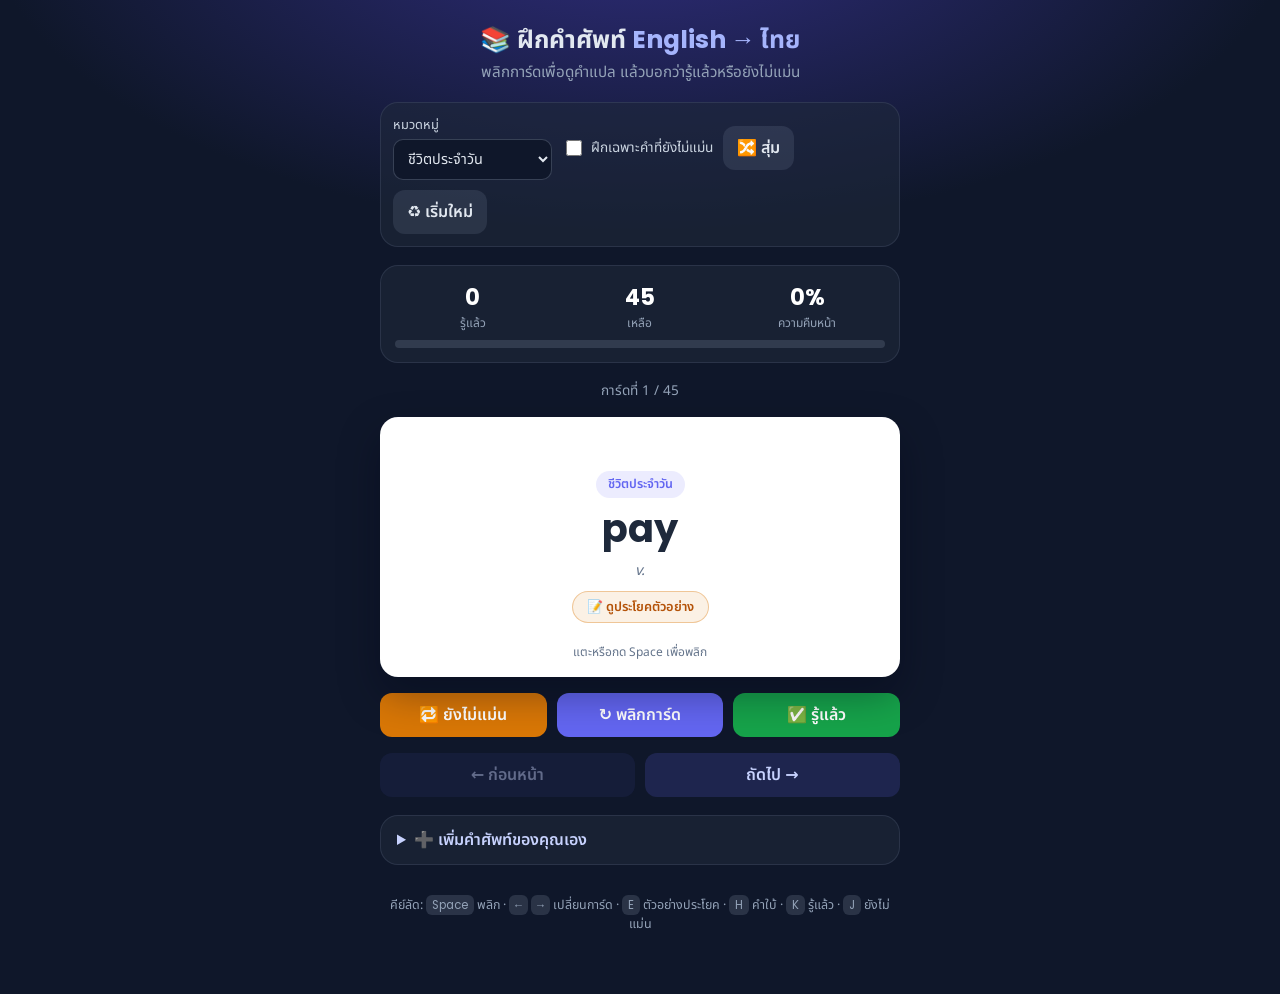
<file: index.html>
<!DOCTYPE html>
<html lang="th">
<head>
  <meta charset="UTF-8" />
  <meta name="viewport" content="width=device-width, initial-scale=1.0" />
  <title>ฝึกคำศัพท์ English → ไทย | Vocab Flashcards</title>
  <link rel="preconnect" href="https://fonts.googleapis.com" />
  <link rel="preconnect" href="https://fonts.gstatic.com" crossorigin />
  <link href="https://fonts.googleapis.com/css2?family=Noto+Sans+Thai:wght@400;500;700&family=Poppins:wght@500;600;700&display=swap" rel="stylesheet" />
  <link rel="stylesheet" href="css/style.css" />
</head>
<body>
  <div class="app">
    <header class="app-header">
      <h1>📚 ฝึกคำศัพท์ <span class="accent">English → ไทย</span></h1>
      <p class="subtitle">พลิกการ์ดเพื่อดูคำแปล แล้วบอกว่ารู้แล้วหรือยังไม่แม่น</p>
    </header>

    <!-- Controls -->
    <section class="controls">
      <label class="control">
        <span>หมวดหมู่</span>
        <select id="categorySelect"></select>
      </label>
      <label class="control checkbox">
        <input type="checkbox" id="onlyUnknown" />
        <span>ฝึกเฉพาะคำที่ยังไม่แม่น</span>
      </label>
      <button id="shuffleBtn" class="btn btn-ghost" type="button">🔀 สุ่ม</button>
      <button id="resetBtn" class="btn btn-ghost" type="button">♻️ เริ่มใหม่</button>
    </section>

    <!-- Score panel -->
    <section class="scorebar" aria-live="polite">
      <div class="score-item"><span class="score-num" id="scoreKnown">0</span><span class="score-label">รู้แล้ว</span></div>
      <div class="score-item"><span class="score-num" id="scoreRemaining">0</span><span class="score-label">เหลือ</span></div>
      <div class="score-item"><span class="score-num" id="scorePercent">0%</span><span class="score-label">ความคืบหน้า</span></div>
      <div class="progress-track"><div class="progress-fill" id="progressFill"></div></div>
    </section>

    <!-- Flashcard -->
    <main class="card-area">
      <div class="card-counter" id="cardCounter">การ์ดที่ 0 / 0</div>

      <div class="flashcard" id="flashcard" tabindex="0" role="button" aria-label="พลิกการ์ด">
        <div class="flashcard-inner" id="flashcardInner">
          <div class="flashcard-face flashcard-front">
            <span class="card-category" id="frontCategory"></span>
            <span class="card-word" id="frontWord">—</span>
            <span class="card-pos" id="frontPos"></span>
            <div class="card-examples" id="frontExamples" hidden></div>
            <button type="button" class="ex-btn" id="exBtn" hidden>📝 ดูประโยคตัวอย่าง</button>
            <button type="button" class="syn-hint-btn" id="synHintBtn" hidden>💡 คำใบ้ (synonym)</button>
            <span class="syn-hint-text" id="synHintText" hidden></span>
            <span class="card-hint">แตะหรือกด Space เพื่อพลิก</span>
          </div>
          <div class="flashcard-face flashcard-back">
            <span class="card-meaning" id="backMeaning">—</span>
            <span class="card-syn" id="backSyn" hidden></span>
            <span class="card-forms" id="backForms" hidden></span>
            <span class="card-example" id="backExample"></span>
          </div>
        </div>
      </div>

      <!-- Rating buttons (shown after flip) -->
      <div class="rating" id="ratingRow">
        <button id="dontKnowBtn" class="btn btn-warn" type="button">🔁 ยังไม่แม่น</button>
        <button id="flipBtn" class="btn btn-primary" type="button">↻ พลิกการ์ด</button>
        <button id="knowBtn" class="btn btn-good" type="button">✅ รู้แล้ว</button>
      </div>

      <!-- Navigation -->
      <div class="nav">
        <button id="prevBtn" class="btn btn-nav" type="button">← ก่อนหน้า</button>
        <button id="nextBtn" class="btn btn-nav" type="button">ถัดไป →</button>
      </div>

      <p class="empty-msg" id="emptyMsg" hidden>🎉 เก่งมาก! คุณจำคำในหมวดนี้ได้หมดแล้ว — กด “เริ่มใหม่” เพื่อฝึกอีกครั้ง</p>
    </main>

    <!-- Add your own word -->
    <section class="add-word">
      <details>
        <summary>➕ เพิ่มคำศัพท์ของคุณเอง</summary>
        <form id="addForm" class="add-form">
          <input type="text" id="addEn" placeholder="คำอังกฤษ (เช่น cat)" required />
          <input type="text" id="addTh" placeholder="คำแปลไทย (เช่น แมว)" required />
          <button class="btn btn-primary" type="submit">เพิ่ม</button>
        </form>
        <p class="add-note">คำที่เพิ่มจะถูกบันทึกไว้ในเครื่องของคุณ (localStorage)</p>
      </details>
    </section>

    <footer class="app-footer">
      <p>คีย์ลัด: <kbd>Space</kbd> พลิก · <kbd>←</kbd> <kbd>→</kbd> เปลี่ยนการ์ด · <kbd>E</kbd> ตัวอย่างประโยค · <kbd>H</kbd> คำใบ้ · <kbd>K</kbd> รู้แล้ว · <kbd>J</kbd> ยังไม่แม่น</p>
    </footer>
  </div>

  <script src="js/words.js"></script>
  <script src="js/synonyms.js"></script>
  <script src="js/wordforms.js"></script>
  <script src="js/examples.js"></script>
  <script src="js/app.js"></script>
</body>
</html>
</file>
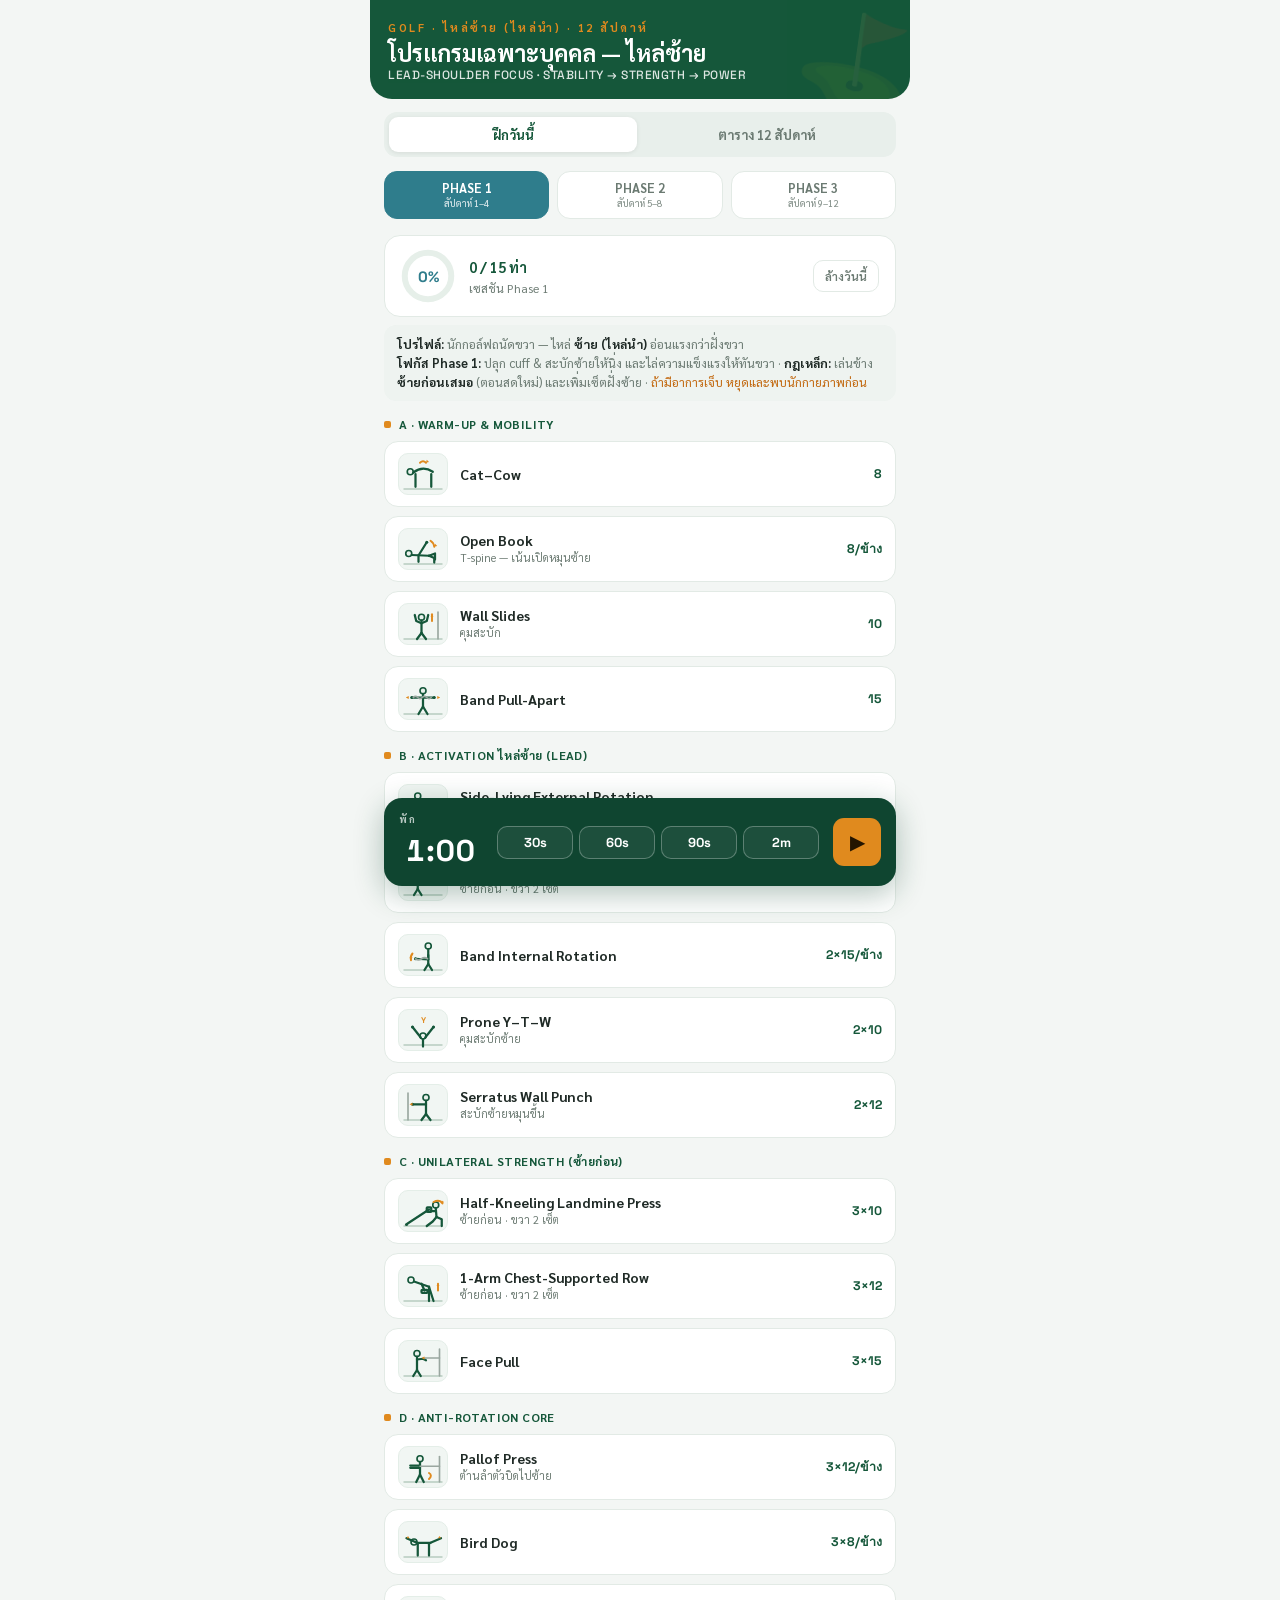
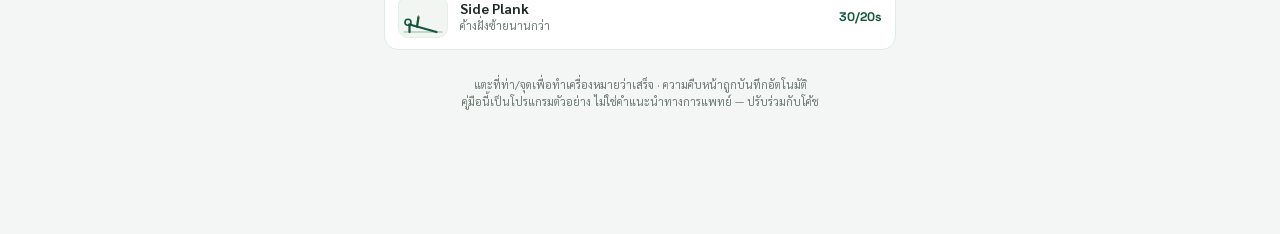
<file: golf/index.html>
<!DOCTYPE html>
<html lang="th">
<head>
<meta charset="utf-8">
<meta name="viewport" content="width=device-width, initial-scale=1, viewport-fit=cover">
<meta name="apple-mobile-web-app-capable" content="yes">
<meta name="mobile-web-app-capable" content="yes">
<meta name="apple-mobile-web-app-status-bar-style" content="black-translucent">
<meta name="apple-mobile-web-app-title" content="Shoulder">
<meta name="theme-color" content="#15573a">
<title>Shoulder Sessions — Golf</title>
<style>
  @import url('https://fonts.googleapis.com/css2?family=Sarabun:wght@400;500;600;700&family=Space+Grotesk:wght@500;700&display=swap');
  :root{--green:#15573a;--green-d:#0f4530;--green-l:#2e7d52;--amber:#e08a1e;--ink:#1f2a26;--muted:#6b7a72;--line:#e2eae5;--paper:#f3f6f4;--card:#fff;--p1:#2f7d8c;--p2:#2e7d52;--p3:#d97316;}
  *{box-sizing:border-box;margin:0;padding:0;-webkit-tap-highlight-color:transparent;}
  html,body{background:var(--paper);color:var(--ink);font-family:'Sarabun',system-ui,sans-serif;line-height:1.5;}
  body{max-width:540px;margin:0 auto;padding-bottom:120px;}
  .mono{font-family:'Space Grotesk','Sarabun',monospace;font-variant-numeric:tabular-nums;}
  header{background:var(--green);color:#fff;padding:20px 18px 16px;border-radius:0 0 22px 22px;position:relative;overflow:hidden;}
  header::after{content:"⛳";position:absolute;right:-6px;top:-14px;font-size:96px;opacity:.08;transform:rotate(8deg);}
  .eyebrow{font-size:11px;letter-spacing:2.5px;text-transform:uppercase;color:var(--amber);font-weight:700;}
  h1{font-size:23px;font-weight:700;line-height:1.12;margin-top:3px;}
  h1 small{display:block;font-family:'Space Grotesk',sans-serif;font-weight:500;font-size:12px;letter-spacing:.5px;opacity:.85;margin-top:4px;}
  .seg{display:flex;gap:6px;background:#e8efeb;border-radius:13px;padding:5px;margin:13px 14px 2px;}
  .seg button{flex:1;border:none;background:transparent;color:var(--muted);font-family:'Sarabun',sans-serif;font-weight:700;font-size:13px;padding:9px;border-radius:9px;cursor:pointer;transition:.15s;}
  .seg button.on{background:#fff;color:var(--green);box-shadow:0 1px 4px rgba(0,0,0,.08);}
  .tabs{display:flex;gap:8px;padding:12px 14px 4px;}
  .tab{flex:1;background:var(--card);color:var(--muted);border:1.5px solid var(--line);border-radius:13px;padding:9px 4px;font-family:'Sarabun',sans-serif;font-weight:700;font-size:12.5px;cursor:pointer;transition:.18s;text-align:center;line-height:1.2;}
  .tab small{display:block;font-weight:500;font-size:9.5px;opacity:.8;margin-top:2px;}
  .tab[data-p="1"].on{background:var(--p1);border-color:var(--p1);color:#fff;}
  .tab[data-p="2"].on{background:var(--p2);border-color:var(--p2);color:#fff;}
  .tab[data-p="3"].on{background:var(--p3);border-color:var(--p3);color:#fff;}
  .prog{display:flex;align-items:center;gap:14px;margin:12px 14px 6px;background:var(--card);border:1.5px solid var(--line);border-radius:16px;padding:13px 16px;}
  .ring{width:54px;height:54px;flex:0 0 54px;}
  .prog .pinfo b{font-size:14.5px;color:var(--green);}
  .prog .pinfo p{font-size:12px;color:var(--muted);}
  .resetday{margin-left:auto;border:1.5px solid var(--line);background:var(--card);color:var(--muted);border-radius:10px;padding:7px 11px;font-family:'Sarabun',sans-serif;font-size:12px;font-weight:600;cursor:pointer;}
  .resetday:active{background:var(--paper);}
  .intro{margin:8px 14px;font-size:12.5px;color:var(--muted);background:#eef3f0;border-radius:12px;padding:10px 13px;}
  .intro b{color:var(--ink);}
  .group{margin:14px 14px 0;}
  .group h2{font-size:12px;letter-spacing:.4px;color:var(--green);font-weight:700;text-transform:uppercase;margin-bottom:8px;display:flex;align-items:center;gap:8px;}
  .group h2::before{content:"";width:7px;height:7px;border-radius:2px;background:var(--amber);flex:0 0 auto;}
  .ex{display:flex;align-items:center;gap:12px;background:var(--card);border:1.5px solid var(--line);border-radius:14px;padding:11px 13px;margin-bottom:9px;cursor:pointer;transition:.15s;user-select:none;}
  .ex:active{transform:scale(.992);}
  .thumb{flex:0 0 50px;width:50px;height:42px;background:#f1f6f3;border:1px solid #e4eee8;border-radius:10px;display:flex;align-items:center;justify-content:center;position:relative;overflow:hidden;}
  .figsvg{width:48px;height:38px;}
  .figsvg .ln{fill:none;stroke:#15573a;stroke-width:3;stroke-linecap:round;stroke-linejoin:round;}
  .figsvg .eq{fill:none;stroke:#9aa7a0;stroke-width:2.2;stroke-linecap:round;}
  .figsvg .fl{stroke:#c5d6cc;stroke-width:2.4;}
  .figsvg .am{fill:none;stroke:#e08a1e;stroke-width:2.6;stroke-linecap:round;stroke-linejoin:round;}
  .figsvg .amf{fill:#e08a1e;}
  .figsvg .hd{fill:#eaf2ed;stroke:#15573a;stroke-width:2.2;}
  .figsvg .dot{fill:#15573a;}
  .badge{position:absolute;top:0;right:0;width:18px;height:18px;border-radius:0 9px 0 9px;background:var(--green-l);display:flex;align-items:center;justify-content:center;opacity:0;transform:scale(.4);transition:.15s;}
  .badge svg{width:11px;height:11px;}
  .ex .body{flex:1;min-width:0;}
  .ex .en{font-weight:700;font-size:14px;color:var(--ink);line-height:1.2;}
  .ex .th{font-size:11px;color:var(--muted);margin-top:1px;}
  .reps{font-family:'Space Grotesk',sans-serif;font-weight:700;font-size:12.5px;color:var(--green);white-space:nowrap;flex:0 0 auto;text-align:right;}
  .star{color:var(--amber);font-weight:700;}
  .ex.done{background:#f0f6f2;border-color:#cfe6da;}
  .ex.done .badge{opacity:1;transform:scale(1);}
  .ex.done .en{color:var(--muted);text-decoration:line-through;text-decoration-color:#bcd0c5;}
  .ex.done .reps{color:#a9bdb1;}
  .ex.done .thumb{opacity:.55;}
  /* schedule */
  .wkcard{display:flex;align-items:center;gap:11px;background:var(--card);border:1.5px solid var(--line);border-left:4px solid var(--pc);border-radius:13px;padding:11px 13px;margin:0 14px 9px;transition:.15s;}
  .wknum{font-family:'Space Grotesk',sans-serif;font-weight:700;font-size:14px;color:var(--pc);flex:0 0 auto;min-width:30px;}
  .wkbody{flex:1;min-width:0;}
  .wktop{display:flex;align-items:center;gap:7px;flex-wrap:wrap;}
  .wkload{font-size:12.5px;font-weight:700;color:var(--ink);}
  .dtag{font-size:9px;font-weight:700;letter-spacing:.5px;color:#c2680f;background:#fff3e3;border:1px solid #f0d9bd;padding:1px 7px;border-radius:20px;}
  .wknote{font-size:11.5px;color:var(--muted);margin-top:1px;}
  .wkdots{display:flex;align-items:center;gap:6px;flex:0 0 auto;}
  .dotbtn{width:20px;height:20px;border-radius:50%;border:2px solid #c8d4cd;background:#fff;cursor:pointer;padding:0;transition:.15s;}
  .dotbtn.on{background:var(--pc);border-color:var(--pc);}
  .dotbtn:active{transform:scale(.9);}
  .wkcount{font-family:'Space Grotesk',sans-serif;font-size:11px;font-weight:700;color:var(--muted);margin-left:3px;min-width:26px;text-align:right;}
  .wkcard.wkdone{background:#f0f6f2;}
  .dock{position:fixed;left:0;right:0;bottom:0;z-index:30;}
  .dock-inner{max-width:540px;margin:0 auto;padding:0 14px 14px;}
  .timer{background:var(--green-d);color:#fff;border-radius:18px;padding:13px 15px;box-shadow:0 8px 30px rgba(15,69,48,.32);display:flex;align-items:center;gap:14px;}
  .tcount{font-family:'Space Grotesk',sans-serif;font-weight:700;font-size:30px;letter-spacing:1px;min-width:84px;text-align:center;}
  .tcount.run{color:var(--amber);}
  .tpresets{display:flex;gap:6px;flex:1;flex-wrap:wrap;}
  .tp{border:1.5px solid rgba(255,255,255,.28);background:rgba(255,255,255,.06);color:#fff;border-radius:10px;padding:7px 0;flex:1;min-width:46px;font-family:'Space Grotesk',sans-serif;font-weight:700;font-size:13px;cursor:pointer;transition:.15s;}
  .tp:active{background:rgba(255,255,255,.2);}
  .tctrl{border:none;background:var(--amber);color:#241500;border-radius:11px;width:48px;height:48px;flex:0 0 48px;font-size:20px;cursor:pointer;display:flex;align-items:center;justify-content:center;}
  .tlabel{font-size:10px;letter-spacing:1.5px;text-transform:uppercase;opacity:.7;margin-bottom:2px;font-weight:700;}
  .flash{animation:flash .5s ease 3;}
  @keyframes flash{50%{background:var(--amber);color:var(--green-d);}}
  footer{font-size:11px;color:var(--muted);text-align:center;padding:18px 24px 4px;line-height:1.5;}
  @media (prefers-reduced-motion:reduce){*{transition:none!important;animation:none!important;}}
</style>
</head>
<body>
  <header>
    <div class="eyebrow">Golf · ไหล่ซ้าย (ไหล่นำ) · 12 สัปดาห์</div>
    <h1>โปรแกรมเฉพาะบุคคล — ไหล่ซ้าย<small>LEAD-SHOULDER FOCUS · STABILITY → STRENGTH → POWER</small></h1>
  </header>

  <div class="seg" id="seg">
    <button class="on" data-m="w">ฝึกวันนี้</button>
    <button data-m="s">ตาราง 12 สัปดาห์</button>
  </div>

  <div id="viewWorkout">
    <div class="tabs" id="tabs">
      <button class="tab on" data-p="1">PHASE 1<small>สัปดาห์ 1–4</small></button>
      <button class="tab" data-p="2">PHASE 2<small>สัปดาห์ 5–8</small></button>
      <button class="tab" data-p="3">PHASE 3<small>สัปดาห์ 9–12</small></button>
    </div>
    <div class="prog">
      <svg class="ring" viewBox="0 0 36 36" aria-hidden="true">
        <circle cx="18" cy="18" r="15.5" fill="none" stroke="#e6efe9" stroke-width="4"/>
        <circle id="ringFg" cx="18" cy="18" r="15.5" fill="none" stroke="#2e7d52" stroke-width="4" stroke-linecap="round" stroke-dasharray="97.4" stroke-dashoffset="97.4" transform="rotate(-90 18 18)"/>
        <text id="ringTxt" x="18" y="22" text-anchor="middle" font-size="10" fill="#15573a" font-family="Space Grotesk, sans-serif" font-weight="700">0%</text>
      </svg>
      <div class="pinfo"><b id="progCount">0 / 0 ท่า</b><p id="progLabel">เซสชันวันนี้</p></div>
      <button class="resetday" id="resetDay">ล้างวันนี้</button>
    </div>
    <div class="intro" id="intro"></div>
    <div id="content"></div>
  </div>

  <div id="viewSchedule" style="display:none">
    <div id="sched"></div>
  </div>

  <footer>แตะที่ท่า/จุดเพื่อทำเครื่องหมายว่าเสร็จ · ความคืบหน้าถูกบันทึกอัตโนมัติ<br>คู่มือนี้เป็นโปรแกรมตัวอย่าง ไม่ใช่คำแนะนำทางการแพทย์ — ปรับร่วมกับโค้ช</footer>

  <div class="dock"><div class="dock-inner"><div class="timer">
    <div><div class="tlabel">พัก</div><div class="tcount mono" id="tcount">1:00</div></div>
    <div class="tpresets">
      <button class="tp" data-s="30">30s</button><button class="tp" data-s="60">60s</button>
      <button class="tp" data-s="90">90s</button><button class="tp" data-s="120">2m</button>
    </div>
    <button class="tctrl" id="tctrl" aria-label="เริ่ม/หยุดพัก">▶</button>
  </div></div></div>

<script>
const CHECK='<svg viewBox="0 0 24 24" fill="none" stroke="#fff" stroke-width="3.6" stroke-linecap="round" stroke-linejoin="round"><path d="M5 13l4 4L19 7"/></svg>';
const W='<svg viewBox="0 0 64 48" class="figsvg">', Z='</svg>';
const FIG={
  catcow: W+'<line class="fl" x1="6" y1="44" x2="58" y2="44"/><circle class="hd" cx="15" cy="21" r="4"/><path class="ln" d="M19 22 Q32 12 45 21"/><line class="ln" x1="22" y1="24" x2="22" y2="41"/><line class="ln" x1="43" y1="24" x2="43" y2="41"/><path class="am" d="M28 9 q4 -4 8 0"/><path class="amf" d="M36 9 l1 -4 l3 3 z"/>'+Z,
  openbook: W+'<line class="fl" x1="6" y1="44" x2="58" y2="44"/><circle class="hd" cx="13" cy="30" r="4"/><line class="ln" x1="17" y1="32" x2="40" y2="33"/><path class="ln" d="M40 33 l8 -3 v8"/><path class="ln" d="M40 33 l7 3 v6"/><line class="ln" x1="26" y1="32" x2="26" y2="41"/><line class="ln" x1="27" y1="31" x2="37" y2="15"/><circle class="dot" cx="37" cy="15" r="2"/><path class="am" d="M42 13 a11 11 0 0 1 5 8"/><path class="amf" d="M47 21 l1 -4 l3 3 z"/>'+Z,
  wallslide: W+'<line class="fl" x1="6" y1="44" x2="58" y2="44"/><line class="eq" x1="52" y1="8" x2="52" y2="44"/><circle class="hd" cx="30" cy="15" r="4"/><line class="ln" x1="30" y1="19" x2="30" y2="36"/><line class="ln" x1="30" y1="36" x2="24" y2="44"/><line class="ln" x1="30" y1="36" x2="36" y2="44"/><path class="ln" d="M30 23 l-7 -3 l-2 -8"/><path class="ln" d="M30 23 l7 -3 l2 -8"/><path class="am" d="M44 20 l0 -9"/><path class="amf" d="M44 11 l-2 3 h4 z"/>'+Z,
  pullapart: W+'<line class="fl" x1="6" y1="44" x2="58" y2="44"/><circle class="hd" cx="32" cy="13" r="4"/><line class="ln" x1="32" y1="17" x2="32" y2="34"/><line class="ln" x1="32" y1="34" x2="26" y2="44"/><line class="ln" x1="32" y1="34" x2="38" y2="44"/><line class="ln" x1="32" y1="22" x2="17" y2="22"/><line class="ln" x1="32" y1="22" x2="47" y2="22"/><circle class="dot" cx="17" cy="22" r="2"/><circle class="dot" cx="47" cy="22" r="2"/><path class="eq" d="M19 22 q3 -3 6 0 q3 3 6 0 q3 -3 6 0 q3 3 6 0"/><path class="amf" d="M9 22 l4 -2 v4 z"/><path class="amf" d="M55 22 l-4 -2 v4 z"/>'+Z,
  extrot: W+'<line class="fl" x1="6" y1="44" x2="58" y2="44"/><circle class="hd" cx="25" cy="12" r="4"/><line class="ln" x1="25" y1="16" x2="25" y2="36"/><line class="ln" x1="25" y1="36" x2="20" y2="44"/><line class="ln" x1="25" y1="36" x2="30" y2="44"/><line class="ln" x1="25" y1="24" x2="25" y2="30"/><line class="ln" x1="25" y1="30" x2="44" y2="27"/><circle class="dot" cx="44" cy="27" r="2"/><path class="eq" d="M44 27 q-4 3 -8 0 q-4 -3 -8 0"/><path class="am" d="M48 21 a10 10 0 0 1 2 9"/><path class="amf" d="M50 30 l2 -4 l2 4 z"/>'+Z,
  introt: W+'<line class="fl" x1="6" y1="44" x2="58" y2="44"/><circle class="hd" cx="39" cy="12" r="4"/><line class="ln" x1="39" y1="16" x2="39" y2="36"/><line class="ln" x1="39" y1="36" x2="34" y2="44"/><line class="ln" x1="39" y1="36" x2="44" y2="44"/><line class="ln" x1="39" y1="24" x2="39" y2="30"/><line class="ln" x1="39" y1="30" x2="22" y2="29"/><circle class="dot" cx="22" cy="29" r="2"/><path class="eq" d="M22 29 q4 3 8 0 q4 -3 8 0"/><path class="am" d="M18 22 a10 10 0 0 0 -2 9"/><path class="amf" d="M16 31 l-2 -4 l4 0 z"/>'+Z,
  ytw: W+'<line class="fl" x1="6" y1="44" x2="58" y2="44"/><circle class="hd" cx="32" cy="32" r="4"/><line class="ln" x1="32" y1="36" x2="32" y2="46"/><line class="ln" x1="29" y1="34" x2="18" y2="20"/><line class="ln" x1="35" y1="34" x2="46" y2="20"/><circle class="dot" cx="18" cy="20" r="2"/><circle class="dot" cx="46" cy="20" r="2"/><text x="32" y="14" text-anchor="middle" font-family="Space Grotesk,sans-serif" font-size="11" font-weight="700" fill="#e08a1e">Y</text>'+Z,
  serratus: W+'<line class="fl" x1="6" y1="44" x2="58" y2="44"/><line class="eq" x1="12" y1="8" x2="12" y2="44"/><circle class="hd" cx="36" cy="14" r="4"/><line class="ln" x1="36" y1="18" x2="36" y2="36"/><line class="ln" x1="36" y1="36" x2="30" y2="44"/><line class="ln" x1="36" y1="36" x2="42" y2="44"/><line class="ln" x1="36" y1="23" x2="18" y2="23"/><circle class="dot" cx="18" cy="23" r="2"/><path class="amf" d="M14 23 l4 -2 v4 z"/>'+Z,
  landmine: W+'<line class="fl" x1="6" y1="44" x2="58" y2="44"/><circle class="dot" cx="10" cy="42" r="2"/><line class="ln" x1="11" y1="41" x2="40" y2="22"/><rect class="ln" x="37" y="19" width="6" height="6" rx="1" fill="#eaf2ed"/><circle class="hd" cx="49" cy="16" r="4"/><line class="ln" x1="49" y1="20" x2="50" y2="32"/><path class="ln" d="M50 32 l7 3 v9"/><path class="ln" d="M50 32 l-5 6 l-8 6"/><line class="ln" x1="49" y1="24" x2="42" y2="24"/><path class="am" d="M46 12 q8 -4 12 2"/><path class="amf" d="M58 14 l-1 -4 l3 2 z"/>'+Z,
  row: W+'<line class="fl" x1="6" y1="44" x2="58" y2="44"/><circle class="hd" cx="16" cy="16" r="4"/><line class="ln" x1="20" y1="18" x2="40" y2="25"/><line class="ln" x1="40" y1="25" x2="40" y2="44"/><line class="ln" x1="40" y1="25" x2="46" y2="44"/><path class="ln" d="M30 21 l4 9"/><rect class="ln" x="30" y="29" width="8" height="4" rx="1" fill="#eaf2ed"/><path class="am" d="M52 30 l0 -9"/><path class="amf" d="M52 21 l-2 3 h4 z"/>'+Z,
  facepull: W+'<line class="fl" x1="6" y1="44" x2="58" y2="44"/><line class="eq" x1="54" y1="8" x2="54" y2="44"/><circle class="hd" cx="24" cy="14" r="4"/><line class="ln" x1="24" y1="18" x2="24" y2="36"/><line class="ln" x1="24" y1="36" x2="19" y2="44"/><line class="ln" x1="24" y1="36" x2="29" y2="44"/><path class="ln" d="M24 22 l8 -1 l4 2"/><path class="eq" d="M34 20 H54"/><path class="amf" d="M30 20 l4 -2 v4 z"/>'+Z,
  pallof: W+'<line class="fl" x1="6" y1="44" x2="58" y2="44"/><line class="eq" x1="54" y1="10" x2="54" y2="44"/><circle class="hd" cx="28" cy="13" r="4"/><line class="ln" x1="28" y1="17" x2="28" y2="34"/><line class="ln" x1="28" y1="34" x2="23" y2="44"/><line class="ln" x1="28" y1="34" x2="33" y2="44"/><line class="ln" x1="28" y1="22" x2="15" y2="22"/><line class="ln" x1="28" y1="25" x2="15" y2="25"/><path class="eq" d="M28 23 H54"/><path class="am" d="M40 32 q5 3 0 8"/>'+Z,
  birddog: W+'<line class="fl" x1="6" y1="44" x2="58" y2="44"/><circle class="hd" cx="20" cy="24" r="4"/><line class="ln" x1="24" y1="25" x2="42" y2="25"/><line class="ln" x1="25" y1="27" x2="25" y2="42"/><line class="ln" x1="40" y1="27" x2="40" y2="42"/><line class="ln" x1="24" y1="25" x2="10" y2="19"/><line class="ln" x1="42" y1="25" x2="56" y2="19"/><path class="amf" d="M10 19 l4 0 l-2 -3 z"/><path class="amf" d="M56 19 l-4 0 l2 -3 z"/>'+Z,
  sideplank: W+'<line class="fl" x1="6" y1="44" x2="58" y2="44"/><circle class="hd" cx="12" cy="31" r="4"/><line class="ln" x1="14" y1="44" x2="14" y2="34"/><line class="ln" x1="14" y1="34" x2="50" y2="44"/><line class="ln" x1="24" y1="37" x2="26" y2="24"/><path class="amf" d="M26 24 l-2 -1 l3 -2 z"/>'+Z,
  pullup: W+'<line class="eq" x1="14" y1="8" x2="50" y2="8"/><line class="ln" x1="26" y1="10" x2="26" y2="20"/><line class="ln" x1="38" y1="10" x2="38" y2="20"/><circle class="hd" cx="32" cy="17" r="3"/><line class="ln" x1="32" y1="20" x2="32" y2="36"/><line class="ln" x1="32" y1="36" x2="27" y2="44"/><line class="ln" x1="32" y1="36" x2="37" y2="44"/><path class="am" d="M46 30 l0 -9"/><path class="amf" d="M46 21 l-2 3 h4 z"/>'+Z,
  ohp: W+'<line class="fl" x1="6" y1="44" x2="58" y2="44"/><circle class="hd" cx="32" cy="21" r="4"/><line class="ln" x1="32" y1="25" x2="32" y2="38"/><line class="ln" x1="32" y1="38" x2="27" y2="44"/><line class="ln" x1="32" y1="38" x2="37" y2="44"/><line class="ln" x1="32" y1="26" x2="22" y2="13"/><line class="ln" x1="32" y1="26" x2="42" y2="13"/><rect class="ln" x="17" y="9" width="9" height="5" rx="1" fill="#eaf2ed"/><rect class="ln" x="38" y="9" width="9" height="5" rx="1" fill="#eaf2ed"/><path class="amf" d="M32 6 l-2 3 h4 z"/>'+Z,
  mbchest: W+'<line class="fl" x1="6" y1="44" x2="58" y2="44"/><line class="eq" x1="56" y1="10" x2="56" y2="44"/><circle class="hd" cx="20" cy="14" r="4"/><line class="ln" x1="20" y1="18" x2="20" y2="36"/><line class="ln" x1="20" y1="36" x2="15" y2="44"/><line class="ln" x1="20" y1="36" x2="25" y2="44"/><line class="ln" x1="20" y1="23" x2="33" y2="23"/><circle class="amf" cx="38" cy="23" r="5"/><path class="am" d="M46 23 H53" stroke-dasharray="2 3"/><path class="amf" d="M53 23 l-4 -2 v4 z"/>'+Z,
  getup: W+'<line class="fl" x1="6" y1="44" x2="58" y2="44"/><line class="ln" x1="13" y1="44" x2="16" y2="32"/><line class="ln" x1="16" y1="32" x2="28" y2="24"/><circle class="hd" cx="31" cy="21" r="4"/><line class="ln" x1="29" y1="25" x2="34" y2="11"/><path class="ln" d="M22 30 l10 4 l8 10"/><rect class="ln" x="31" y="7" width="7" height="5" rx="1" fill="#eaf2ed"/><path class="amf" d="M35 9 l-2 -3 l4 0 z"/>'+Z,
  kneeraise: W+'<line class="eq" x1="14" y1="8" x2="50" y2="8"/><line class="ln" x1="27" y1="10" x2="27" y2="22"/><line class="ln" x1="37" y1="10" x2="37" y2="22"/><circle class="hd" cx="32" cy="15" r="3"/><line class="ln" x1="32" y1="22" x2="32" y2="32"/><path class="ln" d="M32 32 l11 0 l0 9"/><path class="am" d="M48 38 l0 -8"/><path class="amf" d="M48 30 l-2 3 h4 z"/>'+Z,
  mbrot: W+'<line class="fl" x1="6" y1="44" x2="58" y2="44"/><line class="eq" x1="56" y1="10" x2="56" y2="44"/><circle class="hd" cx="22" cy="14" r="4"/><line class="ln" x1="22" y1="18" x2="23" y2="36"/><line class="ln" x1="23" y1="36" x2="18" y2="44"/><line class="ln" x1="23" y1="36" x2="28" y2="44"/><line class="ln" x1="22" y1="23" x2="34" y2="21"/><line class="ln" x1="23" y1="26" x2="34" y2="25"/><circle class="amf" cx="39" cy="23" r="5"/><path class="am" d="M46 21 H53" stroke-dasharray="2 3"/><path class="amf" d="M53 21 l-4 -2 v4 z"/>'+Z,
  mbslam: W+'<line class="fl" x1="6" y1="44" x2="58" y2="44"/><circle class="hd" cx="26" cy="22" r="4"/><line class="ln" x1="26" y1="26" x2="26" y2="38"/><line class="ln" x1="26" y1="38" x2="21" y2="44"/><line class="ln" x1="26" y1="38" x2="31" y2="44"/><line class="ln" x1="26" y1="25" x2="34" y2="11"/><circle class="amf" cx="37" cy="8" r="5"/><path class="am" d="M48 14 l0 22"/><path class="amf" d="M48 36 l-2 -4 h4 z"/>'+Z,
  chop: W+'<line class="fl" x1="6" y1="44" x2="58" y2="44"/><line class="eq" x1="56" y1="8" x2="56" y2="44"/><circle class="dot" cx="56" cy="11" r="2"/><circle class="hd" cx="24" cy="14" r="4"/><line class="ln" x1="24" y1="18" x2="24" y2="36"/><line class="ln" x1="24" y1="36" x2="19" y2="44"/><line class="ln" x1="24" y1="36" x2="29" y2="44"/><line class="ln" x1="24" y1="23" x2="34" y2="26"/><path class="eq" d="M34 26 L56 12"/><path class="am" d="M40 22 l-10 12"/><path class="amf" d="M30 34 l4 -1 l-1 4 z"/>'+Z,
  lift: W+'<line class="fl" x1="6" y1="44" x2="58" y2="44"/><line class="eq" x1="56" y1="8" x2="56" y2="44"/><circle class="dot" cx="56" cy="40" r="2"/><circle class="hd" cx="24" cy="14" r="4"/><line class="ln" x1="24" y1="18" x2="24" y2="36"/><line class="ln" x1="24" y1="36" x2="19" y2="44"/><line class="ln" x1="24" y1="36" x2="29" y2="44"/><line class="ln" x1="24" y1="22" x2="34" y2="18"/><path class="eq" d="M34 18 L56 38"/><path class="am" d="M40 24 l-10 -12"/><path class="amf" d="M30 12 l4 1 l-1 -4 z"/>'+Z,
  plankreach: W+'<line class="fl" x1="6" y1="44" x2="58" y2="44"/><circle class="hd" cx="16" cy="38" r="3"/><line class="ln" x1="40" y1="44" x2="44" y2="37"/><line class="ln" x1="44" y1="37" x2="19" y2="40"/><line class="ln" x1="44" y1="37" x2="54" y2="44"/><line class="ln" x1="19" y1="40" x2="8" y2="35"/><path class="amf" d="M8 35 l4 0 l-2 -3 z"/>'+Z,
};

const PCOL={1:'#2f7d8c',2:'#2e7d52',3:'#d97316'};
const DATA={
  1:{color:'#2f7d8c',intro:'<b>โปรไฟล์:</b> นักกอล์ฟถนัดขวา — ไหล่ <b>ซ้าย (ไหล่นำ)</b> อ่อนแรงกว่าฝั่งขวา<br><b>โฟกัส Phase 1:</b> ปลุก cuff &amp; สะบักซ้ายให้นิ่ง และไล่ความแข็งแรงให้ทันขวา · <b>กฎเหล็ก:</b> เล่นข้าง<b>ซ้ายก่อนเสมอ</b> (ตอนสดใหม่) และเพิ่มเซ็ตฝั่งซ้าย · <span style="color:#c2680f">ถ้ามีอาการเจ็บ หยุดและพบนักกายภาพก่อน</span>',
    groups:[
      {h:'A · Warm-up & Mobility',items:[['Cat–Cow','','8','catcow'],['Open Book','T-spine — เน้นเปิดหมุนซ้าย','8/ข้าง','openbook'],['Wall Slides','คุมสะบัก','10','wallslide'],['Band Pull-Apart','','15','pullapart']]},
      {h:'B · Activation ไหล่ซ้าย (lead)',items:[['Side-Lying External Rotation','แยก cuff หลังไหล่ซ้าย','3×12 ซ้าย','extrot'],['Band External Rotation','ซ้ายก่อน · ขวา 2 เซ็ต','3×15','extrot'],['Band Internal Rotation','','2×15/ข้าง','introt'],['Prone Y–T–W','คุมสะบักซ้าย','2×10','ytw'],['Serratus Wall Punch','สะบักซ้ายหมุนขึ้น','2×12','serratus']]},
      {h:'C · Unilateral Strength (ซ้ายก่อน)',items:[['Half-Kneeling Landmine Press','ซ้ายก่อน · ขวา 2 เซ็ต','3×10','landmine'],['1-Arm Chest-Supported Row','ซ้ายก่อน · ขวา 2 เซ็ต','3×12','row'],['Face Pull','','3×15','facepull']]},
      {h:'D · Anti-Rotation Core',items:[['Pallof Press','ต้านลำตัวบิดไปซ้าย','3×12/ข้าง','pallof'],['Bird Dog','','3×8/ข้าง','birddog'],['Side Plank','ค้างฝั่งซ้ายนานกว่า','30/20s','sideplank']]},
    ]},
  2:{color:'#2e7d52',intro:'<b>โฟกัส Phase 2:</b> ถมแรงไหล่ซ้ายแบบ unilateral + เริ่มงาน <b>eccentric / เบรกแขน</b> ที่ไหล่นำต้องใช้ตอน follow-through · วอร์มอัพ &amp; mobility ใช้ชุด Phase 1 · <span style="color:#c2680f">ไหล่ซ้ายยังเล่นก่อนเสมอ</span>',
    groups:[
      {h:'B · Activation (prime, ซ้าย)',items:[['Band External Rotation','ซ้ายก่อน · ขวา 2 เซ็ต','3×15','extrot'],['Prone Y–T–W','','2×10','ytw']]},
      {h:'C · Unilateral Strength (หนักขึ้น)',items:[['Standing Landmine Press','ซ้ายก่อน · ขวา 3 เซ็ต','4×8','landmine'],['1-Arm DB Row','ซ้ายก่อน · ขวา 3 เซ็ต','4×10','row'],['Bottoms-Up KB Press','คุมความนิ่งไหล่ซ้าย','3×8 ซ้าย','ohp'],['1-Arm Lat Pulldown','ซ้ายก่อน · ขวา 2 เซ็ต','3×10','pullup'],['DB Overhead Press','เฉพาะถ้าไหล่ซ้ายนิ่งดี ★','3×8/ข้าง','ohp']]},
      {h:'D · Eccentric / Deceleration',items:[['Eccentric External Rotation (L)','ลดช้า 3–4 วิ เบรกแขนซ้าย','3×8 ซ้าย','extrot'],['Rhythmic Stabilization (L)','เขย่าต้าน คุมไหล่ซ้าย','3×20s','pullapart']]},
      {h:'E · Core & Carry',items:[['Turkish Get-Up','ซ้ายก่อน · ขวา 2 เซ็ต','3×3','getup'],['Pallof Press','','3×12/ข้าง','pallof'],['Suitcase Carry (L)','ต้านเอียง คุมสะบักซ้าย','3×20 ม.','sideplank']]},
    ]},
  3:{color:'#d97316',intro:'<b>โฟกัส Phase 3:</b> แปลงเป็นพลังหมุนสู่สวิง + คุม <b>การเบรกของไหล่ซ้าย</b> ตอน follow-through · ทำ Power ตอนสดใหม่ก่อน strength · <span style="color:#c2680f">คุม volume ฝั่งซ้าย อย่าให้ล้าเกิน</span>',
    groups:[
      {h:'Warm-up · Power Prep',items:[['Dynamic Trunk Rotation','อุ่นลำตัวก่อนขว้าง','10/ข้าง','chop'],['MB Rotational Throw (เบา)','ไล่ระดับ 50→80%','2×6/ข้าง','mbrot']]},
      {h:'D · Power (ทำก่อน — สดใหม่)',items:[['Med Ball Rotational Throw','เลียนสวิง ทิศ follow-through','4×6/ข้าง','mbrot'],['Med Ball Overhead Slam','','3×8','mbslam'],['Cable Rotational Chop','สูง→ต่ำ','3×10/ข้าง','chop'],['Cable Lift','ต่ำ→สูง','3×10/ข้าง','lift']]},
      {h:'C · Maintain Strength (ซ้ายก่อน)',items:[['Standing Landmine Press','ซ้ายก่อน · ขวา 2 เซ็ต','3×6','landmine'],['1-Arm Row','ซ้ายก่อน · ขวา 2 เซ็ต','3×8','row']]},
      {h:'E · Deceleration & Core',items:[['MB Catch & Decelerate (L)','รับแล้วหน่วง เบรกไหล่ซ้าย','3×6 ซ้าย','mbchest'],['Pallof Press (Iso hold)','','3×20s/ข้าง','pallof'],['Plank with Reach','','3×8/ข้าง','plankreach']]},
    ]},
};

const WEEKS=[
  {wk:1,p:1,freq:3,load:'RPE 5–6',note:'เรียนท่า เน้นฟอร์ม'},
  {wk:2,p:1,freq:3,load:'RPE 6',note:'สร้างความนิ่ง'},
  {wk:3,p:1,freq:3,load:'RPE 6–7',note:'เพิ่ม volume เล็กน้อย'},
  {wk:4,p:1,freq:2,load:'RPE 5',note:'ฟื้นตัว',deload:true},
  {wk:5,p:2,freq:3,load:'RPE 7',note:'เริ่มถมน้ำหนัก'},
  {wk:6,p:2,freq:3,load:'RPE 7–8',note:'เพิ่มน้ำหนัก'},
  {wk:7,p:2,freq:3,load:'RPE 8',note:'Peak strength'},
  {wk:8,p:2,freq:2,load:'RPE 5–6',note:'ฟื้นตัว',deload:true},
  {wk:9,p:3,freq:3,load:'เร็ว/ระเบิด',note:'เริ่ม med ball'},
  {wk:10,p:3,freq:3,load:'เร็ว เต็มแรง',note:'เพิ่ม power output'},
  {wk:11,p:3,freq:3,load:'เร็ว',note:'Peak power (2–3 ครั้ง)'},
  {wk:12,p:3,freq:2,load:'เบา',note:'Test / ประเมินผล',deload:true},
];

/* ---------- persistence (localStorage + in-memory fallback) ---------- */
const KEY='golf_shoulder_progress', KEY2='golf_shoulder_weeks';
let progress={1:{},2:{},3:{}}, weeks={};
const _mem={};
const store={
  get(k){ try{return localStorage.getItem(k);}catch(e){ return (k in _mem)?_mem[k]:null; } },
  set(k,v){ try{localStorage.setItem(k,v);}catch(e){ _mem[k]=v; } }
};
function load(){
  try{const r=store.get(KEY); if(r)progress={...progress,...JSON.parse(r)};}catch(e){}
  try{const r=store.get(KEY2); if(r)weeks=JSON.parse(r);}catch(e){}
}
function save(){ store.set(KEY,JSON.stringify(progress)); }
function save2(){ store.set(KEY2,JSON.stringify(weeks)); }

/* ---------- workout view ---------- */
let cur=1;
const content=document.getElementById('content'), intro=document.getElementById('intro');
const ringFg=document.getElementById('ringFg'), ringTxt=document.getElementById('ringTxt');
const C=2*Math.PI*15.5; ringFg.setAttribute('stroke-dasharray',C.toFixed(1));
function idFor(gi,ii){return cur+'-'+gi+'-'+ii;}
function render(){
  const d=DATA[cur];
  document.querySelectorAll('.tab').forEach(t=>t.classList.toggle('on',+t.dataset.p===cur));
  ringFg.setAttribute('stroke',d.color); ringTxt.setAttribute('fill',d.color);
  intro.innerHTML=d.intro;
  let html='';
  d.groups.forEach((g,gi)=>{
    html+='<div class="group"><h2>'+g.h+'</h2>';
    g.items.forEach((it,ii)=>{
      const id=idFor(gi,ii), done=!!progress[cur][id];
      const star=it[1].includes('★')?'<span class="star">★</span> ':'';
      const th=it[1]?'<div class="th">'+star+it[1].replace('★','').trim()+'</div>':'';
      const fig=FIG[it[3]]||'';
      html+='<div class="ex'+(done?' done':'')+'" data-id="'+id+'"><div class="thumb">'+fig+'<div class="badge">'+CHECK+'</div></div><div class="body"><div class="en">'+it[0]+'</div>'+th+'</div><div class="reps">'+it[2]+'</div></div>';
    });
    html+='</div>';
  });
  content.innerHTML=html;
  content.querySelectorAll('.ex').forEach(el=>el.addEventListener('click',()=>{
    const id=el.dataset.id; progress[cur][id]=!progress[cur][id];
    el.classList.toggle('done',progress[cur][id]);
    if(progress[cur][id]&&navigator.vibrate)navigator.vibrate(12);
    updateRing(); save();
  }));
  updateRing();
}
function updateRing(){
  const d=DATA[cur]; let total=0,done=0;
  d.groups.forEach((g,gi)=>g.items.forEach((it,ii)=>{total++; if(progress[cur][idFor(gi,ii)])done++;}));
  const pct=total?Math.round(done/total*100):0;
  ringFg.setAttribute('stroke-dashoffset',(C*(1-(total?done/total:0))).toFixed(1));
  ringTxt.textContent=pct+'%';
  document.getElementById('progCount').textContent=done+' / '+total+' ท่า';
  document.getElementById('progLabel').textContent=pct===100?'เสร็จครบแล้ว 💪':'เซสชัน Phase '+cur;
}
document.getElementById('tabs').addEventListener('click',e=>{const t=e.target.closest('.tab'); if(!t)return; cur=+t.dataset.p; render(); window.scrollTo({top:0,behavior:'smooth'});});
document.getElementById('resetDay').addEventListener('click',()=>{progress[cur]={}; render(); save();});

/* ---------- schedule view ---------- */
const sched=document.getElementById('sched');
const PLBL={1:'PHASE 1 · Foundation',2:'PHASE 2 · Strength',3:'PHASE 3 · Power'};
const PRNG={1:'สัปดาห์ 1–4',2:'สัปดาห์ 5–8',3:'สัปดาห์ 9–12'};
function renderSchedule(){
  let html='<div class="intro">ความถี่หลัก <b>3 ครั้ง/สัปดาห์</b> · เว้น 48 ชม. (เช่น จ–พ–ศ) · สัปดาห์ <b>deload</b> ลดเหลือ 2 ครั้งเพื่อฟื้นตัว · ช่วงแข่งลดเป็น maintenance และเว้น 48 ชม. ก่อนลงสนาม</div>';
  let lastP=0;
  WEEKS.forEach(w=>{
    if(w.p!==lastP){ lastP=w.p;
      html+='<div class="group"><h2>'+PLBL[w.p]+'<span style="margin-left:auto;font-weight:500;color:#9aa7a0;font-size:11px;letter-spacing:0;text-transform:none">'+PRNG[w.p]+'</span></h2></div>';
    }
    const arr=weeks[w.wk]||Array(w.freq).fill(false);
    const cnt=arr.filter(Boolean).length;
    let dots='';
    for(let i=0;i<w.freq;i++) dots+='<button class="dotbtn'+(arr[i]?' on':'')+'" data-wk="'+w.wk+'" data-i="'+i+'" aria-label="เซสชัน '+(i+1)+'"></button>';
    html+='<div class="wkcard'+(cnt>=w.freq?' wkdone':'')+'" style="--pc:'+PCOL[w.p]+'">'+
      '<div class="wknum">W'+w.wk+'</div>'+
      '<div class="wkbody"><div class="wktop"><span class="wkload">'+w.load+'</span>'+(w.deload?'<span class="dtag">DELOAD</span>':'')+'</div><div class="wknote">'+w.note+'</div></div>'+
      '<div class="wkdots">'+dots+'<span class="wkcount" id="wc'+w.wk+'">'+cnt+'/'+w.freq+'</span></div>'+
      '</div>';
  });
  sched.innerHTML=html;
  sched.querySelectorAll('.dotbtn').forEach(d=>d.addEventListener('click',()=>{
    const wk=+d.dataset.wk, i=+d.dataset.i, f=WEEKS.find(x=>x.wk===wk).freq;
    if(!weeks[wk]) weeks[wk]=Array(f).fill(false);
    weeks[wk][i]=!weeks[wk][i];
    d.classList.toggle('on',weeks[wk][i]);
    const cnt=weeks[wk].filter(Boolean).length;
    document.getElementById('wc'+wk).textContent=cnt+'/'+f;
    d.closest('.wkcard').classList.toggle('wkdone',cnt>=f);
    if(weeks[wk][i]&&navigator.vibrate)navigator.vibrate(12);
    save2();
  }));
}

/* ---------- mode switch ---------- */
const segBtns=document.querySelectorAll('#seg button');
function setMode(m){
  document.getElementById('viewWorkout').style.display=m==='w'?'block':'none';
  document.getElementById('viewSchedule').style.display=m==='s'?'block':'none';
  segBtns.forEach(b=>b.classList.toggle('on',b.dataset.m===m));
  if(m==='s') renderSchedule();
  window.scrollTo({top:0,behavior:'smooth'});
}
segBtns.forEach(b=>b.addEventListener('click',()=>setMode(b.dataset.m)));

/* ---------- rest timer ---------- */
let dur=60,left=60,tid=null,running=false;
const tcount=document.getElementById('tcount'), tctrl=document.getElementById('tctrl'), timerEl=document.querySelector('.timer');
function fmt(s){return Math.floor(s/60)+':'+String(s%60).padStart(2,'0');}
function paint(){tcount.textContent=fmt(left);}
function setDur(s){dur=s;left=s;running=false;clearInterval(tid);tctrl.textContent='▶';tcount.classList.remove('run');paint();}
function tick(){left--;paint(); if(left<=0){clearInterval(tid);running=false;tctrl.textContent='▶';tcount.classList.remove('run');left=dur;timerEl.classList.add('flash');if(navigator.vibrate)navigator.vibrate([120,60,120]);setTimeout(()=>{timerEl.classList.remove('flash');paint();},1600);}}
tctrl.addEventListener('click',()=>{ if(running){running=false;clearInterval(tid);tctrl.textContent='▶';tcount.classList.remove('run');} else{running=true;tctrl.textContent='❚❚';tcount.classList.add('run');tid=setInterval(tick,1000);} });
document.querySelectorAll('.tp').forEach(b=>b.addEventListener('click',()=>setDur(+b.dataset.s)));

load(); render(); paint();
</script>
</body>
</html>
</file>
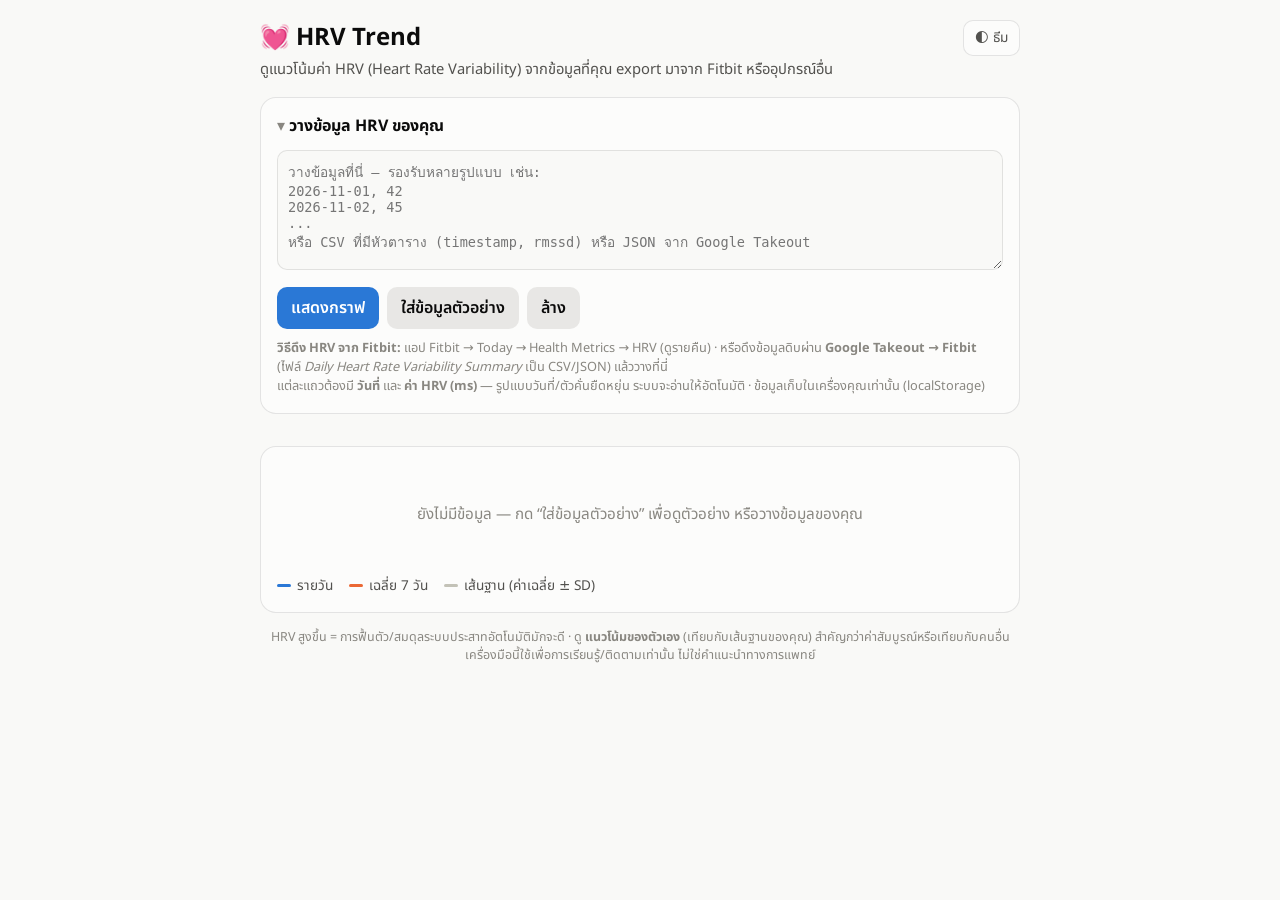
<file: hrv/index.html>
<!DOCTYPE html>
<html lang="th">
<head>
<meta charset="UTF-8" />
<meta name="viewport" content="width=device-width, initial-scale=1.0" />
<title>HRV Trend</title>
<link rel="preconnect" href="https://fonts.googleapis.com" />
<link href="https://fonts.googleapis.com/css2?family=Noto+Sans+Thai:wght@400;500;700&display=swap" rel="stylesheet" />
<style>
  :root {
    color-scheme: light;
    --surface-1: #fcfcfb;
    --page: #f9f9f7;
    --text-primary: #0b0b0b;
    --text-secondary: #52514e;
    --muted: #898781;
    --grid: #e1e0d9;
    --baseline: #c3c2b7;
    --series-1: #2a78d6;   /* รายวัน (blue) */
    --series-2: #eb6834;   /* เฉลี่ย 7 วัน (orange) */
    --band: rgba(42,120,214,0.08);
    --good: #006300;
    --crit: #d03b3b;
    --border: rgba(11,11,11,0.10);
    --radius: 16px;
    font-family: "Noto Sans Thai", system-ui, -apple-system, "Segoe UI", sans-serif;
  }
  @media (prefers-color-scheme: dark) {
    :root:not([data-theme="light"]) {
      color-scheme: dark;
      --surface-1: #1a1a19; --page: #0d0d0d; --text-primary: #f0efec;
      --text-secondary: #c3c2b7; --muted: #898781; --grid: #2c2c2a; --baseline: #383835;
      --series-1: #3987e5; --series-2: #d95926; --band: rgba(57,135,229,0.12);
      --good: #0ca30c; --crit: #d03b3b; --border: rgba(255,255,255,0.10);
    }
  }
  :root[data-theme="dark"] {
    color-scheme: dark;
    --surface-1: #1a1a19; --page: #0d0d0d; --text-primary: #f0efec;
    --text-secondary: #c3c2b7; --muted: #898781; --grid: #2c2c2a; --baseline: #383835;
    --series-1: #3987e5; --series-2: #d95926; --band: rgba(57,135,229,0.12);
    --good: #0ca30c; --crit: #d03b3b; --border: rgba(255,255,255,0.10);
  }
  * { box-sizing: border-box; margin: 0; padding: 0; }
  body { background: var(--page); color: var(--text-primary); padding: 20px 16px 60px; display: flex; justify-content: center; }
  .wrap { width: 100%; max-width: 760px; display: flex; flex-direction: column; gap: 16px; }
  header h1 { font-size: 1.5rem; display: flex; align-items: center; gap: 8px; }
  header p { color: var(--text-secondary); font-size: 0.92rem; margin-top: 2px; }
  .topbar { display: flex; align-items: flex-start; justify-content: space-between; gap: 12px; }
  .theme-btn { flex: 0 0 auto; background: var(--surface-1); border: 1px solid var(--border); color: var(--text-secondary); border-radius: 10px; padding: 7px 11px; font: inherit; font-size: 0.85rem; cursor: pointer; }

  .card { background: var(--surface-1); border: 1px solid var(--border); border-radius: var(--radius); padding: 16px; }
  details.card > summary { cursor: pointer; font-weight: 700; color: var(--text-primary); list-style: none; }
  details.card > summary::-webkit-details-marker { display: none; }
  details.card > summary::before { content: "▸ "; color: var(--muted); }
  details.card[open] > summary::before { content: "▾ "; }
  textarea { width: 100%; min-height: 120px; margin-top: 12px; background: var(--page); color: var(--text-primary); border: 1px solid var(--border); border-radius: 10px; padding: 10px; font-family: ui-monospace, "SF Mono", Menlo, monospace; font-size: 0.85rem; resize: vertical; }
  .row { display: flex; flex-wrap: wrap; gap: 8px; margin-top: 10px; }
  .btn { font: inherit; font-weight: 600; border: none; border-radius: 10px; padding: 9px 14px; cursor: pointer; }
  .btn-primary { background: var(--series-1); color: #fff; }
  .btn-ghost { background: color-mix(in srgb, var(--muted) 18%, transparent); color: var(--text-primary); }
  .hint { font-size: 0.8rem; color: var(--muted); margin-top: 10px; line-height: 1.5; }

  /* stat tiles */
  .stats { display: grid; grid-template-columns: repeat(auto-fit, minmax(96px, 1fr)); gap: 10px; }
  .tile { background: var(--surface-1); border: 1px solid var(--border); border-radius: 12px; padding: 12px; text-align: center; }
  .tile .v { font-size: 1.45rem; font-weight: 700; }
  .tile .u { font-size: 0.72rem; color: var(--muted); font-weight: 400; }
  .tile .l { font-size: 0.74rem; color: var(--text-secondary); margin-top: 2px; }
  .tile .d { font-size: 0.78rem; font-weight: 700; margin-top: 3px; }
  .up { color: var(--good); } .down { color: var(--crit); } .flat { color: var(--muted); }

  /* chart */
  .chart-card { position: relative; }
  svg { width: 100%; height: auto; display: block; touch-action: none; }
  .gl { stroke: var(--grid); stroke-width: 1; }
  .axis { stroke: var(--baseline); stroke-width: 1; }
  .tick { fill: var(--muted); font-size: 11px; }
  .tick.y { font-variant-numeric: tabular-nums; }
  .band { fill: var(--band); }
  .meanline { stroke: var(--baseline); stroke-width: 1.5; stroke-dasharray: 4 4; }
  .raw { fill: none; stroke: var(--series-1); stroke-width: 2; stroke-linejoin: round; stroke-linecap: round; }
  .avg { fill: none; stroke: var(--series-2); stroke-width: 2.5; stroke-linejoin: round; stroke-linecap: round; }
  .dot { fill: var(--series-1); }
  .crosshair { stroke: var(--muted); stroke-width: 1; stroke-dasharray: 3 3; opacity: 0; }
  .focus { opacity: 0; }
  .legend { display: flex; gap: 16px; flex-wrap: wrap; margin-top: 10px; font-size: 0.85rem; color: var(--text-secondary); }
  .legend span { display: inline-flex; align-items: center; gap: 6px; }
  .swatch { width: 14px; height: 3px; border-radius: 2px; display: inline-block; }
  .tooltip { position: absolute; pointer-events: none; background: var(--text-primary); color: var(--surface-1); font-size: 0.78rem; padding: 6px 9px; border-radius: 8px; opacity: 0; transform: translate(-50%, -115%); white-space: nowrap; line-height: 1.35; }
  .tooltip b { font-variant-numeric: tabular-nums; }
  .empty { text-align: center; color: var(--muted); padding: 40px 10px; font-size: 0.95rem; }

  /* table */
  table { width: 100%; border-collapse: collapse; font-size: 0.85rem; }
  th, td { padding: 6px 8px; text-align: right; border-bottom: 1px solid var(--border); font-variant-numeric: tabular-nums; }
  th:first-child, td:first-child { text-align: left; }
  thead th { color: var(--muted); font-weight: 600; }
  .toggle-link { background: none; border: none; color: var(--series-1); font: inherit; font-size: 0.85rem; cursor: pointer; padding: 0; }
  footer { font-size: 0.78rem; color: var(--muted); text-align: center; line-height: 1.5; }
</style>
</head>
<body>
<div class="wrap">
  <div class="topbar">
    <header>
      <h1>💓 HRV Trend</h1>
      <p>ดูแนวโน้มค่า HRV (Heart Rate Variability) จากข้อมูลที่คุณ export มาจาก Fitbit หรืออุปกรณ์อื่น</p>
    </header>
    <button class="theme-btn" id="themeBtn" type="button">🌓 ธีม</button>
  </div>

  <details class="card" id="inputCard">
    <summary>วางข้อมูล HRV ของคุณ</summary>
    <textarea id="input" placeholder="วางข้อมูลที่นี่ — รองรับหลายรูปแบบ เช่น:&#10;2026-11-01, 42&#10;2026-11-02, 45&#10;...&#10;หรือ CSV ที่มีหัวตาราง (timestamp, rmssd) หรือ JSON จาก Google Takeout"></textarea>
    <div class="row">
      <button class="btn btn-primary" id="renderBtn" type="button">แสดงกราฟ</button>
      <button class="btn btn-ghost" id="sampleBtn" type="button">ใส่ข้อมูลตัวอย่าง</button>
      <button class="btn btn-ghost" id="clearBtn" type="button">ล้าง</button>
    </div>
    <p class="hint">
      <b>วิธีดึง HRV จาก Fitbit:</b> แอป Fitbit → Today → Health Metrics → HRV (ดูรายคืน) ·
      หรือดึงข้อมูลดิบผ่าน <b>Google Takeout → Fitbit</b> (ไฟล์ <i>Daily Heart Rate Variability Summary</i> เป็น CSV/JSON) แล้ววางที่นี่<br>
      แต่ละแถวต้องมี <b>วันที่</b> และ <b>ค่า HRV (ms)</b> — รูปแบบวันที่/ตัวคั่นยืดหยุ่น ระบบจะอ่านให้อัตโนมัติ · ข้อมูลเก็บในเครื่องคุณเท่านั้น (localStorage)
    </p>
  </details>

  <div class="stats" id="stats"></div>

  <div class="card chart-card" id="chartCard">
    <div id="chartArea"><div class="empty" id="empty">ยังไม่มีข้อมูล — กด “ใส่ข้อมูลตัวอย่าง” เพื่อดูตัวอย่าง หรือวางข้อมูลของคุณ</div></div>
    <div class="legend" id="legend" hidden>
      <span><i class="swatch" style="background:var(--series-1)"></i> รายวัน</span>
      <span><i class="swatch" style="background:var(--series-2)"></i> เฉลี่ย 7 วัน</span>
      <span><i class="swatch" style="background:var(--baseline)"></i> เส้นฐาน (ค่าเฉลี่ย ± SD)</span>
    </div>
    <div class="tooltip" id="tooltip"></div>
  </div>

  <div class="card" id="tableCard" hidden>
    <button class="toggle-link" id="tableToggle" type="button">▸ ดูเป็นตาราง</button>
    <div id="tableWrap" hidden style="margin-top:10px;max-height:300px;overflow:auto"></div>
  </div>

  <footer>
    HRV สูงขึ้น = การฟื้นตัว/สมดุลระบบประสาทอัตโนมัติมักจะดี · ดู <b>แนวโน้มของตัวเอง</b> (เทียบกับเส้นฐานของคุณ) สำคัญกว่าค่าสัมบูรณ์หรือเทียบกับคนอื่น<br>
    เครื่องมือนี้ใช้เพื่อการเรียนรู้/ติดตามเท่านั้น ไม่ใช่คำแนะนำทางการแพทย์
  </footer>
</div>

<script>
"use strict";
const KEY = "hrv-trend-data";
const $ = (id) => document.getElementById(id);

/* ---------- parsing (flexible) ---------- */
function normDate(s) {
  s = s.trim();
  let m = s.match(/^(\d{4})[-/](\d{1,2})[-/](\d{1,2})/);        // YYYY-MM-DD
  if (m) return mk(+m[1], +m[2], +m[3]);
  m = s.match(/^(\d{1,2})[-/](\d{1,2})[-/](\d{4})/);            // DD/MM/YYYY
  if (m) return mk(+m[3], +m[2], +m[1]);
  const t = Date.parse(s);
  if (!isNaN(t)) { const d = new Date(t); return mk(d.getFullYear(), d.getMonth() + 1, d.getDate()); }
  return null;
}
function mk(y, mo, d) {
  if (mo < 1 || mo > 12 || d < 1 || d > 31) return null;
  const iso = y + "-" + String(mo).padStart(2, "0") + "-" + String(d).padStart(2, "0");
  return { iso, t: Date.UTC(y, mo - 1, d) };
}
function fromJSON(arr) {
  if (!Array.isArray(arr)) arr = [arr];
  const out = [];
  for (const o of arr) {
    if (!o || typeof o !== "object") continue;
    const ds = o.timestamp || o.dateTime || o.date || o.day || o.dateOfSleep;
    let v = null;
    if (o.value && typeof o.value === "object") v = o.value.dailyRmssd ?? o.value.deepRmssd ?? o.value.rmssd;
    v = v ?? o.dailyRmssd ?? o.rmssd ?? o.hrv ?? (typeof o.value === "number" ? o.value : null);
    const d = ds ? normDate(String(ds)) : null;
    if (d && v != null && isFinite(+v)) out.push({ date: d.iso, t: d.t, value: +v });
  }
  return out;
}
function parseData(text) {
  const t = text.trim();
  if (!t) return [];
  if (t[0] === "[" || t[0] === "{") { try { return clean(fromJSON(JSON.parse(t))); } catch (e) { /* fall through */ } }
  const out = [];
  for (const raw of t.split(/\r?\n/)) {
    const line = raw.trim();
    if (!line) continue;
    const dm = line.match(/\d{4}[-/]\d{1,2}[-/]\d{1,2}|\d{1,2}[-/]\d{1,2}[-/]\d{4}/);
    if (!dm) continue;
    const d = normDate(dm[0]);
    if (!d) continue;
    const rest = line.replace(dm[0], " ");
    const nm = rest.match(/-?\d+(?:\.\d+)?/);
    if (!nm) continue;
    const v = parseFloat(nm[0]);
    if (isFinite(v) && v > 0 && v < 400) out.push({ date: d.iso, t: d.t, value: v });
  }
  return clean(out);
}
function clean(arr) {
  const map = new Map();
  for (const r of arr) map.set(r.iso || r.date, r); // dedupe by date, last wins
  return [...map.values()].sort((a, b) => a.t - b.t);
}

/* ---------- stats ---------- */
function rollingAvg(vals, win) {
  return vals.map((_, i) => {
    const s = Math.max(0, i - win + 1);
    const slice = vals.slice(s, i + 1);
    return slice.reduce((a, b) => a + b, 0) / slice.length;
  });
}
function mean(a) { return a.reduce((x, y) => x + y, 0) / a.length; }
function sd(a) { const m = mean(a); return Math.sqrt(mean(a.map((x) => (x - m) ** 2))); }
function slope(data) { // linear regression over index
  const n = data.length; if (n < 2) return 0;
  const xs = data.map((_, i) => i), ys = data.map((d) => d.value);
  const mx = mean(xs), my = mean(ys);
  let num = 0, den = 0;
  for (let i = 0; i < n; i++) { num += (xs[i] - mx) * (ys[i] - my); den += (xs[i] - mx) ** 2; }
  return den ? num / den : 0;
}

/* ---------- render ---------- */
let DATA = [];
function render(data) {
  DATA = data;
  const hasData = data.length >= 2;
  $("empty") && ($("empty").style.display = hasData ? "none" : "");
  $("legend").hidden = !hasData;
  $("tableCard").hidden = data.length === 0;
  renderStats(data);
  renderTable(data);
  if (!hasData) { const old = $("chartSvg"); if (old) old.remove(); return; }
  drawChart(data);
}

function renderStats(data) {
  const box = $("stats");
  if (data.length === 0) { box.innerHTML = ""; return; }
  const vals = data.map((d) => d.value);
  const latest = vals[vals.length - 1];
  const avg7 = mean(vals.slice(-7));
  const base = mean(vals.slice(-30));
  const mn = Math.min(...vals), mx = Math.max(...vals);
  const sl = slope(data);
  const change = sl * (data.length - 1); // modeled change over whole range
  let dir = "flat", arrow = "→ คงที่";
  if (change > 1) { dir = "up"; arrow = "↑ ขึ้น"; }
  else if (change < -1) { dir = "down"; arrow = "↓ ลง"; }
  const dLatest = latest - base;
  const tiles = [
    { v: Math.round(latest), u: "ms", l: "ล่าสุด", d: (dLatest >= 0 ? "+" : "") + dLatest.toFixed(0) + " vs ฐาน", dc: dLatest >= 0 ? "up" : "down" },
    { v: avg7.toFixed(0), u: "ms", l: "เฉลี่ย 7 วัน" },
    { v: base.toFixed(0), u: "ms", l: "เส้นฐาน (30 วัน)" },
    { v: Math.round(mn) + "–" + Math.round(mx), u: "ms", l: "ต่ำ–สูงสุด" },
    { v: arrow.split(" ")[0], u: "", l: "แนวโน้ม", d: arrow.split(" ")[1], dc: dir },
  ];
  box.innerHTML = tiles.map((t) =>
    '<div class="tile"><div class="v">' + t.v + (t.u ? ' <span class="u">' + t.u + '</span>' : '') + '</div>' +
    '<div class="l">' + t.l + '</div>' +
    (t.d ? '<div class="d ' + (t.dc || 'flat') + '">' + t.d + '</div>' : '') + '</div>'
  ).join("");
}

const W = 760, H = 340, M = { l: 40, r: 14, t: 14, b: 34 };
const PW = W - M.l - M.r, PH = H - M.t - M.b;
function drawChart(data) {
  const vals = data.map((d) => d.value);
  const avg = rollingAvg(vals, 7);
  const m = mean(vals.slice(-30)), s = sd(vals.slice(-30));
  const tMin = data[0].t, tMax = data[data.length - 1].t, tSpan = tMax - tMin || 1;
  let lo = Math.min(...vals, m - s), hi = Math.max(...vals, m + s);
  const pad = (hi - lo) * 0.12 || 5; lo -= pad; hi -= 0; hi += pad; lo = Math.max(0, lo);
  const X = (t) => M.l + ((t - tMin) / tSpan) * PW;
  const Y = (v) => M.t + (1 - (v - lo) / (hi - lo)) * PH;
  const Xi = (i) => X(data[i].t);

  // y ticks
  const ticks = 5, step = (hi - lo) / ticks;
  let g = "";
  for (let i = 0; i <= ticks; i++) {
    const v = lo + step * i, y = Y(v);
    g += '<line class="gl" x1="' + M.l + '" y1="' + y.toFixed(1) + '" x2="' + (W - M.r) + '" y2="' + y.toFixed(1) + '"/>';
    g += '<text class="tick y" x="' + (M.l - 6) + '" y="' + (y + 3.5).toFixed(1) + '" text-anchor="end">' + Math.round(v) + '</text>';
  }
  // baseline band + mean
  const band = '<rect class="band" x="' + M.l + '" y="' + Y(m + s).toFixed(1) + '" width="' + PW + '" height="' + (Y(m - s) - Y(m + s)).toFixed(1) + '"/>' +
    '<line class="meanline" x1="' + M.l + '" y1="' + Y(m).toFixed(1) + '" x2="' + (W - M.r) + '" y2="' + Y(m).toFixed(1) + '"/>';
  // x labels (first, mid, last)
  const xi = [0, Math.floor((data.length - 1) / 2), data.length - 1];
  let xl = "";
  xi.forEach((i, k) => {
    const anc = k === 0 ? "start" : k === 2 ? "end" : "middle";
    xl += '<text class="tick" x="' + Xi(i).toFixed(1) + '" y="' + (H - 12) + '" text-anchor="' + anc + '">' + fmtDate(data[i].iso || data[i].date) + '</text>';
  });
  // paths
  const rawP = data.map((d, i) => (i ? "L" : "M") + Xi(i).toFixed(1) + " " + Y(d.value).toFixed(1)).join(" ");
  const avgP = avg.map((v, i) => (i ? "L" : "M") + Xi(i).toFixed(1) + " " + Y(v).toFixed(1)).join(" ");
  const dots = data.length <= 60 ? data.map((d, i) => '<circle class="dot" cx="' + Xi(i).toFixed(1) + '" cy="' + Y(d.value).toFixed(1) + '" r="2.4"/>').join("") : "";

  const svg =
    '<svg id="chartSvg" viewBox="0 0 ' + W + ' ' + H + '" role="img" aria-label="กราฟแนวโน้ม HRV">' +
    g + band +
    '<line class="axis" x1="' + M.l + '" y1="' + (M.t + PH) + '" x2="' + (W - M.r) + '" y2="' + (M.t + PH) + '"/>' +
    '<path class="raw" d="' + rawP + '"/>' +
    '<path class="avg" d="' + avgP + '"/>' + dots + xl +
    '<line class="crosshair" id="cross" y1="' + M.t + '" y2="' + (M.t + PH) + '"/>' +
    '<circle class="focus" id="focus" r="4.5" fill="var(--series-1)" stroke="var(--surface-1)" stroke-width="2"/>' +
    '<rect id="hit" x="' + M.l + '" y="' + M.t + '" width="' + PW + '" height="' + PH + '" fill="transparent"/>' +
    '</svg>';
  const area = $("chartArea");
  area.innerHTML = svg;
  attachHover(data, avg, X, Y, Xi);
}

function attachHover(data, avg, X, Y, Xi) {
  const svg = $("chartSvg"), hit = $("hit"), cross = $("cross"), focus = $("focus"), tip = $("tooltip");
  function at(clientX) {
    const r = svg.getBoundingClientRect();
    const sx = (clientX - r.left) / r.width * W; // to viewBox coords
    // nearest index
    let best = 0, bd = Infinity;
    for (let i = 0; i < data.length; i++) { const d = Math.abs(Xi(i) - sx); if (d < bd) { bd = d; best = i; } }
    const vx = Xi(best), vy = Y(data[best].value);
    cross.setAttribute("x1", vx); cross.setAttribute("x2", vx); cross.style.opacity = 1;
    focus.setAttribute("cx", vx); focus.setAttribute("cy", vy); focus.style.opacity = 1;
    // tooltip position (px)
    const r2 = svg.getBoundingClientRect(), card = $("chartCard").getBoundingClientRect();
    const px = r2.left - card.left + (vx / W) * r2.width;
    const py = r2.top - card.top + (vy / H) * r2.height;
    tip.style.left = px + "px"; tip.style.top = py + "px"; tip.style.opacity = 1;
    tip.innerHTML = fmtDate(data[best].iso || data[best].date) + "<br><b>" + Math.round(data[best].value) + " ms</b> · เฉลี่ย " + Math.round(avg[best]) + " ms";
  }
  const hide = () => { cross.style.opacity = 0; focus.style.opacity = 0; tip.style.opacity = 0; };
  hit.addEventListener("mousemove", (e) => at(e.clientX));
  hit.addEventListener("mouseleave", hide);
  hit.addEventListener("touchstart", (e) => { at(e.touches[0].clientX); }, { passive: true });
  hit.addEventListener("touchmove", (e) => { at(e.touches[0].clientX); }, { passive: true });
}

function renderTable(data) {
  const wrap = $("tableWrap");
  if (data.length === 0) { wrap.innerHTML = ""; return; }
  const avg = rollingAvg(data.map((d) => d.value), 7);
  let rows = "";
  for (let i = data.length - 1; i >= 0; i--)
    rows += "<tr><td>" + (data[i].iso || data[i].date) + "</td><td>" + Math.round(data[i].value) + "</td><td>" + Math.round(avg[i]) + "</td></tr>";
  wrap.innerHTML = '<table><thead><tr><th>วันที่</th><th>HRV (ms)</th><th>เฉลี่ย 7 วัน</th></tr></thead><tbody>' + rows + '</tbody></table>';
}

function fmtDate(iso) {
  const p = String(iso).split("-");
  return p.length === 3 ? (+p[2]) + "/" + (+p[1]) : iso;
}

/* ---------- sample data ---------- */
function sampleData() {
  const out = []; const today = new Date();
  let base = 42;
  for (let i = 29; i >= 0; i--) {
    const d = new Date(today); d.setDate(today.getDate() - i);
    base += (Math.random() - 0.42) * 1.2;            // slight upward drift
    const v = Math.max(20, base + (Math.random() - 0.5) * 10);
    out.push(d.toISOString().slice(0, 10) + ", " + v.toFixed(0));
  }
  return out.join("\n");
}

/* ---------- storage + events ---------- */
function save(text) { try { localStorage.setItem(KEY, text); } catch (e) {} }
function load() { try { return localStorage.getItem(KEY) || ""; } catch (e) { return ""; } }

$("renderBtn").addEventListener("click", () => { const t = $("input").value; save(t); render(parseData(t)); $("inputCard").open = false; });
$("sampleBtn").addEventListener("click", () => { $("input").value = sampleData(); save($("input").value); render(parseData($("input").value)); $("inputCard").open = false; });
$("clearBtn").addEventListener("click", () => { $("input").value = ""; save(""); render([]); });
$("tableToggle").addEventListener("click", () => {
  const w = $("tableWrap"); const open = w.hidden; w.hidden = !open;
  $("tableToggle").textContent = (open ? "▾" : "▸") + " ดูเป็นตาราง";
});
(function themeInit() {
  const btn = $("themeBtn");
  try { const saved = localStorage.getItem("hrv-theme"); if (saved) document.documentElement.setAttribute("data-theme", saved); } catch (e) {}
  btn.addEventListener("click", () => {
    const cur = document.documentElement.getAttribute("data-theme");
    const dark = cur ? cur === "dark" : matchMedia("(prefers-color-scheme: dark)").matches;
    const next = dark ? "light" : "dark";
    document.documentElement.setAttribute("data-theme", next);
    try { localStorage.setItem("hrv-theme", next); } catch (e) {}
    if (DATA.length >= 2) drawChart(DATA);
  });
})();
window.addEventListener("resize", () => { if (DATA.length >= 2) { /* viewBox is responsive; just refresh tooltip coords on next hover */ } });

/* init */
(function init() {
  const saved = load();
  if (saved) { $("input").value = saved; render(parseData(saved)); }
  else { $("inputCard").open = true; render([]); }
})();
</script>
</body>
</html>
</file>
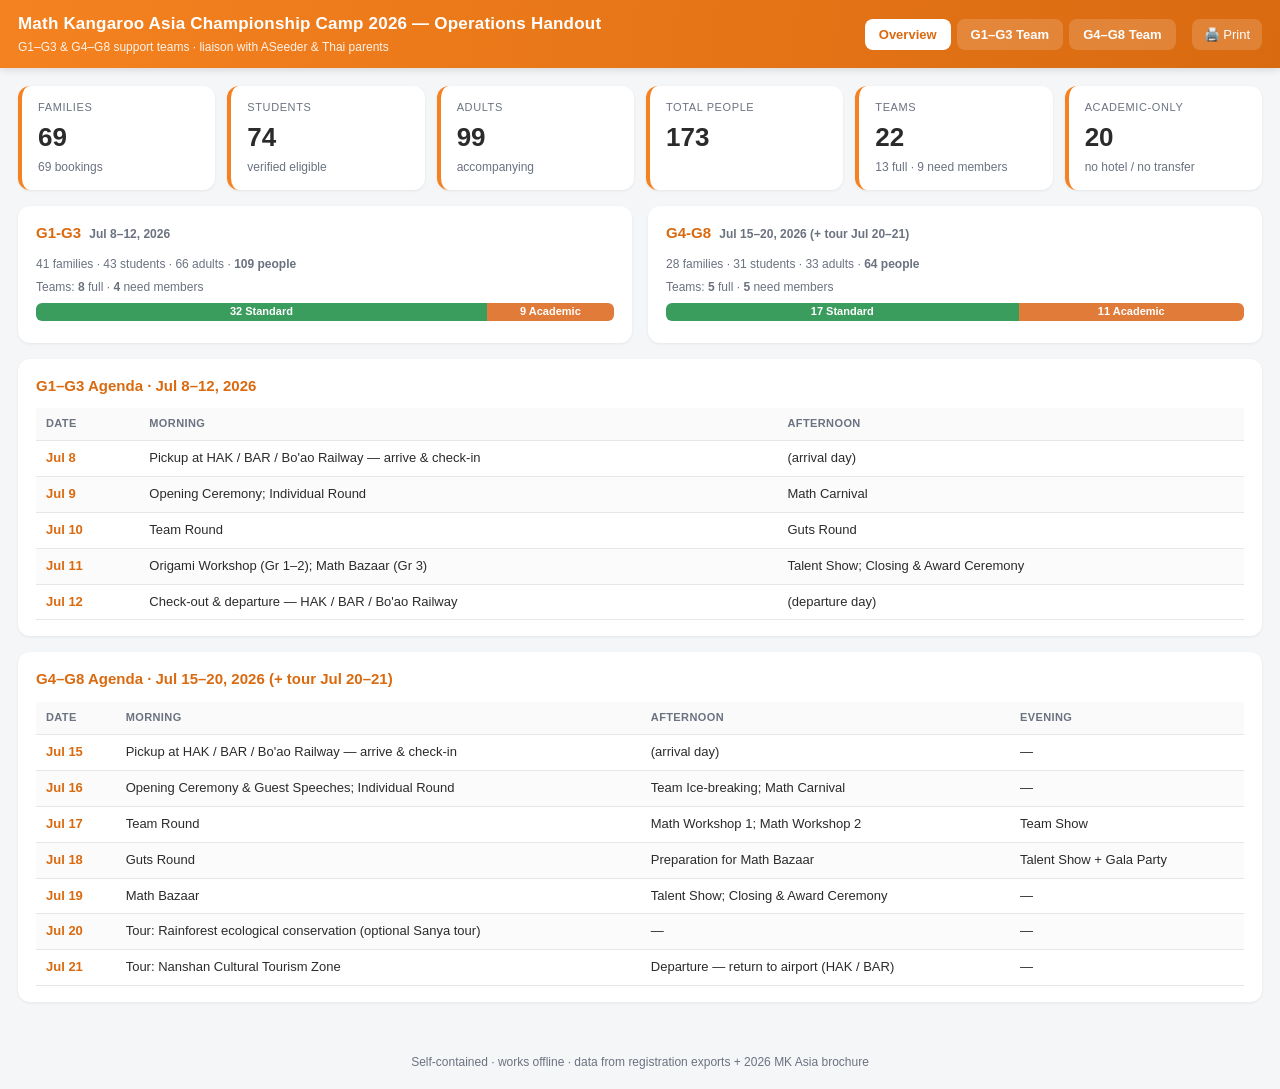
<file: mk-camp/index.html>
<!DOCTYPE html>
<html lang="th">
<head>
<meta charset="UTF-8">
<meta name="viewport" content="width=device-width, initial-scale=1.0">
<title>MK Asia Camp 2026 — Ops Handout</title>
<style>
:root{--accent:#F58220;--accent2:#d96a10;--ink:#2b2b2b;--mut:#6b7280;--line:#e7e7e7;--card:#fff;--bg:#f5f6f8;
--need:#fff4d6;--needln:#f0b429;--acad:#fde4d3;--acadln:#e07b39;--std:#e3f3e8;--stdln:#3a9d5d;}
*{box-sizing:border-box}
body{margin:0;font-family:-apple-system,BlinkMacSystemFont,"Segoe UI",Roboto,"Noto Sans Thai",Arial,sans-serif;
background:var(--bg);color:var(--ink);font-size:14px;line-height:1.45}
header.top{position:sticky;top:0;z-index:20;background:linear-gradient(95deg,var(--accent),var(--accent2));color:#fff;
padding:12px 18px;display:flex;align-items:center;gap:16px;flex-wrap:wrap;box-shadow:0 2px 8px rgba(0,0,0,.12)}
header.top h1{font-size:17px;margin:0;font-weight:700;letter-spacing:.2px}
header.top .sub{font-size:12px;opacity:.9;margin-top:2px}
.tabs{display:flex;gap:6px;margin-left:auto;flex-wrap:wrap}
.tab{background:rgba(255,255,255,.16);color:#fff;border:none;padding:8px 14px;border-radius:8px;cursor:pointer;
font-size:13px;font-weight:600}
.tab:hover{background:rgba(255,255,255,.28)}
.tab.on{background:#fff;color:var(--accent2)}
.btn{background:rgba(255,255,255,.16);color:#fff;border:none;padding:8px 12px;border-radius:8px;cursor:pointer;font-size:13px}
.btn:hover{background:rgba(255,255,255,.28)}
.wrap{max-width:1280px;margin:0 auto;padding:18px}
.view{display:none}.view.on{display:block}
.kpis{display:grid;grid-template-columns:repeat(auto-fit,minmax(150px,1fr));gap:12px;margin-bottom:16px}
.kpi{background:var(--card);border-radius:12px;padding:14px 16px;box-shadow:0 1px 3px rgba(0,0,0,.07);border-left:4px solid var(--accent)}
.kpi-l{font-size:11px;color:var(--mut);text-transform:uppercase;letter-spacing:.6px}
.kpi-v{font-size:26px;font-weight:800;margin-top:3px}
.kpi-s{font-size:12px;color:var(--mut);margin-top:2px}
.card{background:var(--card);border-radius:12px;padding:16px 18px;box-shadow:0 1px 3px rgba(0,0,0,.07);margin-bottom:16px}
.card h2{margin:0 0 12px;font-size:15px;color:var(--accent2)}
.card h3{margin:0 0 8px;font-size:13px;color:var(--ink)}
.grid2{display:grid;grid-template-columns:1fr 1fr;gap:16px}
@media(max-width:860px){.grid2{grid-template-columns:1fr}}
table{width:100%;border-collapse:collapse;font-size:13px}
th,td{padding:8px 10px;border-bottom:1px solid var(--line);text-align:left;vertical-align:top}
thead th{position:sticky;top:0;background:#fafafa;font-size:11px;text-transform:uppercase;letter-spacing:.4px;color:var(--mut);
cursor:pointer;white-space:nowrap;z-index:2}
thead th:hover{color:var(--ink);background:#f1f1f1}
tbody tr:hover{background:#fcfaf7}
.agenda td:first-child{font-weight:700;white-space:nowrap;color:var(--accent2)}
.agenda tbody tr:nth-child(even){background:#fbfbfb}
.tablebox{overflow:auto;max-height:70vh;border-radius:10px;border:1px solid var(--line)}
.toolbar{display:flex;gap:10px;flex-wrap:wrap;align-items:center;margin-bottom:12px}
.toolbar input[type=text],.toolbar select{padding:8px 10px;border:1px solid var(--line);border-radius:8px;font-size:13px;background:#fff}
.toolbar input[type=text]{min-width:200px}
.toolbar label{font-size:12px;color:var(--mut);display:flex;align-items:center;gap:5px}
.count{font-size:12px;color:var(--mut);margin-left:auto}
.seg{display:inline-flex;border:1px solid var(--line);border-radius:8px;overflow:hidden}
.seg button{border:none;background:#fff;padding:8px 12px;cursor:pointer;font-size:13px;color:var(--mut)}
.seg button.on{background:var(--accent);color:#fff;font-weight:600}
.badge{display:inline-block;padding:2px 8px;border-radius:20px;font-size:11px;font-weight:600;white-space:nowrap}
.b-need{background:var(--need);color:#8a6100;border:1px solid var(--needln)}
.b-full{background:var(--std);color:#1f6b3a;border:1px solid var(--stdln)}
.b-acad{background:var(--acad);color:#a8501c;border:1px solid var(--acadln)}
.b-std{background:var(--std);color:#1f6b3a;border:1px solid var(--stdln)}
.b-flag{background:#fde68a;color:#7a5b00;border:1px solid #e0b500}
tr.acad td:first-child{box-shadow:inset 4px 0 0 var(--acadln)}
a.lnk{color:var(--accent2);text-decoration:none}a.lnk:hover{text-decoration:underline}
.small{font-size:12px;color:var(--mut)}
.bar{height:18px;border-radius:6px;display:flex;overflow:hidden;margin:6px 0;font-size:11px;color:#fff;font-weight:600}
.bar .s{background:var(--stdln);display:flex;align-items:center;justify-content:center}
.bar .a{background:var(--acadln);display:flex;align-items:center;justify-content:center}
.teamcard{border:1px solid var(--line);border-radius:10px;padding:12px;margin-bottom:12px}
.teamcard.partial{border-color:var(--needln);background:#fffdf5}
.teamcard h4{margin:0 0 8px;font-size:13px;display:flex;align-items:center;gap:8px}
.member{display:flex;justify-content:space-between;gap:10px;padding:5px 0;border-bottom:1px dashed #eee;font-size:13px}
.member:last-child{border-bottom:none}
.note{background:#fff8ee;border:1px solid #f5d9b0;border-radius:10px;padding:10px 14px;margin-bottom:14px;font-size:13px}
ul.fees{margin:6px 0 0;padding-left:18px}ul.fees li{margin:2px 0;font-size:13px}
.foot{text-align:center;color:var(--mut);font-size:12px;padding:18px}
@media print{header.top{position:static}.toolbar,.tabs,.btn,.seg{display:none}.view{display:block!important}
.tablebox{max-height:none;overflow:visible}thead th{position:static}}
</style>
</head>
<body>
<header class="top">
<div><h1>Math Kangaroo Asia Championship Camp 2026 — Operations Handout</h1>
<div class="sub">G1–G3 & G4–G8 support teams · liaison with ASeeder & Thai parents</div></div>
<div class="tabs" id="tabs"></div>
<button class="btn" onclick="window.print()">🖨️ Print</button>
</header>
<div class="wrap">
<div class="view" id="v-overview"></div>
<div class="view" id="v-G1-G3"></div>
<div class="view" id="v-G4-G8"></div>
</div>
<div class="foot">Self-contained · works offline · data from registration exports + 2026 MK Asia brochure</div>
<script>
const D={"camps": {"G1-G3": [{"no": 1, "division": "Elementary(Grade 1-2)", "team": "Elementary(Grade 1-2) TEAM 02", "teamSize": 4, "need": 0, "first": "Sasirada", "last": "Mahaveero", "gender": "Female", "grade": "Grade 2 / Year 3", "school": "BASIS INTERNATIONAL SCHOOL BANGKOK", "country": "Thailand", "booking": "Sasirada Mahaveero", "cameWith": 2, "nStu": 1, "nAd": 1, "pkgType": "Academic only (no hotel)", "pkg": "1 student", "fee": 20865.0, "others": "Sararin Mahaveero (Parent)", "email": "sararin.j@hotmail.com", "phone": "(087) 808-4883", "notes": ""}, {"no": 2, "division": "Elementary(Grade 1-2)", "team": "Elementary(Grade 1-2) TEAM 02", "teamSize": 4, "need": 0, "first": "Nittha", "last": "Phattanaphitoon", "gender": "Female", "grade": "Grade 2 / Year 3", "school": "BASIS INTERNATIONAL SCHOOL BANGKOK", "country": "Thailand", "booking": "Suthida Paisarnfuengfong", "cameWith": 3, "nStu": 2, "nAd": 1, "pkgType": "Academic only (no hotel)", "pkg": "2 students", "fee": 41730.0, "others": "Nithit Phattanaphitoon (Student); Suthida Paisarnfuengfong (Parent)", "email": "suthida24@gmail.com", "phone": "(062) 289-4193", "notes": ""}, {"no": 3, "division": "Elementary(Grade 1-2)", "team": "Elementary(Grade 1-2) TEAM 02", "teamSize": 4, "need": 0, "first": "Panitan", "last": "Sriwanichakorn", "gender": "Male", "grade": "Grade 2 / Year 3", "school": "Shrewsbury International School Bangkok - Riverside Campus", "country": "Thailand", "booking": "Ramol Assadanukul", "cameWith": 2, "nStu": 1, "nAd": 1, "pkgType": "Academic only (no hotel)", "pkg": "1 student", "fee": 20865.0, "others": "Ramol Assadanukul (Parent)", "email": "meenie08@gmail.com", "phone": "(090) 983-9381", "notes": ""}, {"no": 4, "division": "Elementary(Grade 1-2)", "team": "Elementary(Grade 1-2) TEAM 02", "teamSize": 4, "need": 0, "first": "Anthea", "last": "Trytilanunt", "gender": "Female", "grade": "Grade 2 / Year 3", "school": "BASIS INTERNATIONAL SCHOOL BANGKOK", "country": "Thailand", "booking": "Noppasorn Sitthisarunkul", "cameWith": 2, "nStu": 1, "nAd": 1, "pkgType": "Academic only (no hotel)", "pkg": "1 student", "fee": 20865.0, "others": "Noppasorn Sitthisarunkul (Parent)", "email": "ns.sitthisarunkul@gmail.com", "phone": "(086) 500-8275", "notes": ""}, {"no": 5, "division": "Elementary(Grade 1-2)", "team": "Elementary(Grade 1-2) TEAM 03", "teamSize": 4, "need": 0, "first": "Wirawitt", "last": "Butsaraniphan", "gender": "Male", "grade": "Grade 2 / Year 3", "school": "Anglo Singapore International School", "country": "Thailand", "booking": "Kanokwan Butsaraniphan", "cameWith": 2, "nStu": 1, "nAd": 1, "pkgType": "Standard (hotel + transport)", "pkg": "1 student + 1 companion", "fee": 49969.0, "others": "Kanokwan Butsaraniphan (Parent)", "email": "nubeer@gmail.com", "phone": "(095) 059-9999", "notes": ""}, {"no": 6, "division": "Elementary(Grade 1-2)", "team": "Elementary(Grade 1-2) TEAM 03", "teamSize": 4, "need": 0, "first": "Gavin", "last": "Kiattiwithchukul", "gender": "Male", "grade": "Grade 2 / Year 3", "school": "BASIS INTERNATIONAL SCHOOL BANGKOK", "country": "Thailand", "booking": "Gavin Kiattiwithchukul", "cameWith": 3, "nStu": 1, "nAd": 2, "pkgType": "Standard (hotel + transport)", "pkg": "1 student + 2 companions(No Extra Bed)", "fee": 54035.0, "others": "Thadsaneeya Kiattiwithchukul (Parent); Thatchapon Kiattiwithchukul (Parent)", "email": "ya.thadsaneeya@gmail.com", "phone": "(064) 130-0009", "notes": ""}, {"no": 7, "division": "Elementary(Grade 1-2)", "team": "Elementary(Grade 1-2) TEAM 03", "teamSize": 4, "need": 0, "first": "Raranthorn", "last": "Mudhasakul", "gender": "Female", "grade": "Grade 2 / Year 3", "school": "Singapore International School of Bangkok (Thonburi)", "country": "Thailand", "booking": "Raranthorn Mudhasakul", "cameWith": 3, "nStu": 1, "nAd": 2, "pkgType": "Standard (hotel + transport)", "pkg": "1 student + 2 companions(No Extra Bed)", "fee": 54035.0, "others": "Sarnthor Mudhasakul (Parent); Rosathorn Mudhasakul (Parent)", "email": "kiddykatch@gmail.com", "phone": "(063) 639-4451", "notes": ""}, {"no": 8, "division": "Elementary(Grade 1-2)", "team": "Elementary(Grade 1-2) TEAM 03", "teamSize": 4, "need": 0, "first": "Nithit", "last": "Phattanaphitoon", "gender": "Male", "grade": "Grade 2 / Year 3", "school": "BASIS INTERNATIONAL SCHOOL BANGKOK", "country": "Thailand", "booking": "Suthida Paisarnfuengfong", "cameWith": 3, "nStu": 2, "nAd": 1, "pkgType": "Academic only (no hotel)", "pkg": "2 students", "fee": 41730.0, "others": "Nittha Phattanaphitoon (Student); Suthida Paisarnfuengfong (Parent)", "email": "suthida24@gmail.com", "phone": "(062) 289-4193", "notes": ""}, {"no": 9, "division": "Elementary(Grade 1-2)", "team": "Elementary(Grade 1-2) TEAM 04", "teamSize": 4, "need": 0, "first": "Phonlawat", "last": "Chanmatikornkul", "gender": "Male", "grade": "Grade 1 / Year 2", "school": "Singapore International School of Bangkok (Thonburi)", "country": "Thailand", "booking": "Phonlawat Chanmatikornkul", "cameWith": 2, "nStu": 1, "nAd": 1, "pkgType": "Standard (hotel + transport)", "pkg": "1 student + 1 companion", "fee": 49969.0, "others": "Arunkamon Charoenpanichphan (Parent)", "email": "chikyshakeshake@gmail.com", "phone": "(065) 161-4235", "notes": ""}, {"no": 10, "division": "Elementary(Grade 1-2)", "team": "Elementary(Grade 1-2) TEAM 04", "teamSize": 4, "need": 0, "first": "Sherlynn", "last": "Kaewpradub", "gender": "Female", "grade": "Grade 1 / Year 2", "school": "Singapore International School of Bangkok (Thonburi)", "country": "Thailand", "booking": "Sherlynn Kaewpradub", "cameWith": 3, "nStu": 1, "nAd": 2, "pkgType": "Standard (hotel + transport)", "pkg": "1 student + 2 companions(No Extra Bed)", "fee": 54035.0, "others": "Pasumon Sawangnimitkul (Parent); Pariya Kaewpradub (Parent)", "email": "kwanalui@gmail.com", "phone": "(081) 753-7817", "notes": ""}, {"no": 11, "division": "Elementary(Grade 1-2)", "team": "Elementary(Grade 1-2) TEAM 04", "teamSize": 4, "need": 0, "first": "Jenine", "last": "Punyaprapaporn", "gender": "Female", "grade": "Grade 1 / Year 2", "school": "Singapore International School of Bangkok (Thonburi)", "country": "Thailand", "booking": "Arisara Boonyasiridechakul", "cameWith": 4, "nStu": 2, "nAd": 2, "pkgType": "Standard (hotel + transport)", "pkg": "2 students + 1 companion(No Extra Bed)", "fee": 68480.0, "others": "Vanita Punyaprapaporn (Student); Arisara Boonyasiridechakul (Parent); Arisara Boonyasiridechakul (Parent)", "email": "jo_arisara@hotmail.com", "phone": "(081) 572-8572", "notes": ""}, {"no": 12, "division": "Elementary(Grade 1-2)", "team": "Elementary(Grade 1-2) TEAM 04", "teamSize": 4, "need": 0, "first": "Pichaya", "last": "Sawangnimitkul", "gender": "Female", "grade": "Grade 1 / Year 2", "school": "Singapore International School of Bangkok (Thonburi)", "country": "Thailand", "booking": "Pat Sawangnimitkul", "cameWith": 2, "nStu": 1, "nAd": 1, "pkgType": "Standard (hotel + transport)", "pkg": "1 student + 1 companion", "fee": 49969.0, "others": "Noppawun Lersvalaikul (Parent)", "email": "sir_pat@hotmail.com", "phone": "(081) 498-4889", "notes": ""}, {"no": 13, "division": "Elementary(Grade 1-2)", "team": "Elementary(Grade 1-2) TEAM 05", "teamSize": 4, "need": 0, "first": "Dithasak", "last": "Phosrithong", "gender": "Male", "grade": "Grade 1 / Year 2", "school": "Denla British School Bangkok", "country": "Thailand", "booking": "Dithasak Phosrithong", "cameWith": 3, "nStu": 1, "nAd": 2, "pkgType": "Standard (hotel + transport)", "pkg": "1 student + 2 companions(No Extra Bed)", "fee": 54035.0, "others": "Kloykamon Sutthisamdaeng (Parent); Deerasak Phosrithong (Parent)", "email": "kloykamon@outlook.com", "phone": "(091) 094-4942", "notes": ""}, {"no": 14, "division": "Elementary(Grade 1-2)", "team": "Elementary(Grade 1-2) TEAM 05", "teamSize": 4, "need": 0, "first": "Supphanat", "last": "Sathiravanich", "gender": "Female", "grade": "Grade 1 / Year 2", "school": "Denla British School Bangkok", "country": "Thailand", "booking": "Supphanat Sathiravanich", "cameWith": 3, "nStu": 1, "nAd": 2, "pkgType": "Standard (hotel + transport)", "pkg": "1 student + 2 companions(No Extra Bed)", "fee": 54035.0, "others": "Kalravee Sathiravanich (Parent); Kamonchanok Leelaratanakul (Parent)", "email": "lee.jikky@gmail.com", "phone": "(095) 593-9878", "notes": ""}, {"no": 15, "division": "Elementary(Grade 1-2)", "team": "Elementary(Grade 1-2) TEAM 05", "teamSize": 4, "need": 0, "first": "Shan", "last": "Taechadhumnukul", "gender": "Male", "grade": "Grade 1 / Year 2", "school": "Denla British School Bangkok", "country": "Thailand", "booking": "Shan Taechadhumnukul", "cameWith": 3, "nStu": 1, "nAd": 2, "pkgType": "Standard (hotel + transport)", "pkg": "1 student + 2 companions(No Extra Bed)", "fee": 54035.0, "others": "Wanarat Kaiyasit (Parent); Thananan Taechadhumnukul (Parent)", "email": "wanarat.kaiyasit@gmail.com", "phone": "(089) 493-0204", "notes": ""}, {"no": 16, "division": "Elementary(Grade 1-2)", "team": "Elementary(Grade 1-2) TEAM 05", "teamSize": 4, "need": 0, "first": "Panthita", "last": "Kittipiyaluck", "gender": "Female", "grade": "Grade 1 / Year 2", "school": "Denla British School Bangkok", "country": "Thailand", "booking": "Panthita Kittipiyaluck", "cameWith": 3, "nStu": 1, "nAd": 2, "pkgType": "Standard (hotel + transport)", "pkg": "1 student + 2 companions(No Extra Bed)", "fee": 54035.0, "others": "Sunpeth Kittipiyaluck (Parent); Parinda Kittipiyaluck (Parent)", "email": "ruayae@Gmail.com", "phone": "(085) 555-3396", "notes": ""}, {"no": 17, "division": "Elementary(Grade 1-2)", "team": "Elementary(Grade 1-2) TEAM 06", "teamSize": 4, "need": 0, "first": "Darin", "last": "Amornlertpreecha", "gender": "Female", "grade": "Grade 2 / Year 3", "school": "Rugby School Thailand", "country": "Thailand", "booking": "Darin Amornlertpreecha", "cameWith": 2, "nStu": 1, "nAd": 1, "pkgType": "Standard (hotel + transport)", "pkg": "1 student + 1 companion", "fee": 49969.0, "others": "Chatchai Amornlertpreecha (Parent)", "email": "chatchaa3120@gmail.com", "phone": "(061) 978-2891", "notes": ""}, {"no": 18, "division": "Elementary(Grade 1-2)", "team": "Elementary(Grade 1-2) TEAM 06", "teamSize": 4, "need": 0, "first": "Wit", "last": "Permsup", "gender": "Male", "grade": "Grade 1 / Year 2", "school": "Invictus International Programme", "country": "Thailand", "booking": "Vasin Permsup", "cameWith": 3, "nStu": 1, "nAd": 2, "pkgType": "Standard (hotel + transport)", "pkg": "1 student + 2 companions(No Extra Bed)", "fee": 54035.0, "others": "Vasin Permsup (Parent); Pattamaporn Pimhanam (Parent)", "email": "vasinp@gmail.com", "phone": "(081) 801-1989", "notes": ""}, {"no": 19, "division": "Elementary(Grade 1-2)", "team": "Elementary(Grade 1-2) TEAM 06", "teamSize": 4, "need": 0, "first": "Kanesararis", "last": "Rattananithikul", "gender": "Male", "grade": "Grade 1 / Year 2", "school": "Rugby School Thailand", "country": "Thailand", "booking": "Kanesararis Rattananithikul", "cameWith": 3, "nStu": 1, "nAd": 2, "pkgType": "Standard (hotel + transport)", "pkg": "1 student + 2 companions(No Extra Bed)", "fee": 54035.0, "others": "Kanate Rattananithikul (Parent); Ploybutsara Samutragaphong (Parent)", "email": "leokanate@gmail.com", "phone": "(086) 189-6446", "notes": ""}, {"no": 20, "division": "Elementary(Grade 1-2)", "team": "Elementary(Grade 1-2) TEAM 06", "teamSize": 4, "need": 0, "first": "Thee", "last": "Sirinapanont", "gender": "Male", "grade": "Grade 1 / Year 2", "school": "Invictus International Programme", "country": "Thailand", "booking": "Araya Sirinapanont", "cameWith": 2, "nStu": 1, "nAd": 1, "pkgType": "Standard (hotel + transport)", "pkg": "1 student + 1 companion", "fee": 49969.0, "others": "Araya Sirinapanont (Parent)", "email": "araya.t@pttplc.com", "phone": "(062) 602-0777", "notes": ""}, {"no": 21, "division": "Elementary(Grade 1-2)", "team": "Elementary(Grade 1-2) TEAM 07", "teamSize": 3, "need": 1, "first": "Koa Thomas", "last": "Chan Smith", "gender": "Male", "grade": "Grade 2 / Year 3", "school": "British International School Phuket", "country": "United Kingdom", "booking": "Koa Thomas Chan Smith", "cameWith": 2, "nStu": 1, "nAd": 1, "pkgType": "Academic only (no hotel)", "pkg": "1 student", "fee": 20865.0, "others": "Pou I Chan (Parent)", "email": "pic_7585@yahoo.com.hk", "phone": "(099) 317-3778", "notes": ""}, {"no": 22, "division": "Elementary(Grade 1-2)", "team": "Elementary(Grade 1-2) TEAM 07", "teamSize": 3, "need": 1, "first": "Punnapat", "last": "Fueangraktham", "gender": "Male", "grade": "Grade 2 / Year 3", "school": "Daniel International School", "country": "Thailand", "booking": "Paniporn Juntrakul", "cameWith": 2, "nStu": 1, "nAd": 1, "pkgType": "Academic only (no hotel)", "pkg": "1 student", "fee": 20865.0, "others": "Paniporn Juntrakul (Teacher)", "email": "meemii2533@gmail.com", "phone": "(668) 160-7267", "notes": ""}, {"no": 23, "division": "Elementary(Grade 1-2)", "team": "Elementary(Grade 1-2) TEAM 07", "teamSize": 3, "need": 1, "first": "Cherlin", "last": "Pan", "gender": "Female", "grade": "Grade 2 / Year 3", "school": "Sangsom School", "country": "Thailand", "booking": "Cherlin Pan", "cameWith": 2, "nStu": 1, "nAd": 1, "pkgType": "Academic only (no hotel)", "pkg": "1 student", "fee": 20865.0, "others": "Anchlee Polyorach (Parent)", "email": "apolyorach@gmail.com", "phone": "(084) 157-3326", "notes": ""}, {"no": 24, "division": "Elementary(Grade 1-2)", "team": "Elementary(Grade 1-2) TEAM 08", "teamSize": 4, "need": 0, "first": "Kankunlanat", "last": "Raiwynvorameth", "gender": "Female", "grade": "Grade 1 / Year 2", "school": "Ramkhamhaeng Advent International School", "country": "Thailand", "booking": "Kankunlanat Raiwynvorameth", "cameWith": 3, "nStu": 1, "nAd": 2, "pkgType": "Standard (hotel + transport)", "pkg": "1 student + 2 companions(No Extra Bed)", "fee": 54035.0, "others": "Chinnavibha Raiwynvorameth (Parent); Numpol Chaipongpati (Parent)", "email": "liuliqin2531@gmail.com", "phone": "(098) 954-5650", "notes": ""}, {"no": 25, "division": "Elementary(Grade 1-2)", "team": "Elementary(Grade 1-2) TEAM 08", "teamSize": 4, "need": 0, "first": "Tiarawich", "last": "Siriboonpipatthana", "gender": "Male", "grade": "Grade 2 / Year 3", "school": "Ubon Adventist International Mission School", "country": "Thailand", "booking": "Kamonphan Siriboonpipatthana", "cameWith": 2, "nStu": 1, "nAd": 1, "pkgType": "Academic only (no hotel)", "pkg": "1 student", "fee": 20865.0, "others": "Kamonphan Siriboonpipatthana (Parent)", "email": "kamonph@gmail.com", "phone": "(083) 369-6808", "notes": ""}, {"no": 26, "division": "Elementary(Grade 1-2)", "team": "Elementary(Grade 1-2) TEAM 08", "teamSize": 4, "need": 0, "first": "Disaya", "last": "Tangnimitchok", "gender": "Female", "grade": "Grade 2 / Year 3", "school": "Glory Singapore International School", "country": "Thailand", "booking": "Aphisit Tangnimitchok", "cameWith": 2, "nStu": 1, "nAd": 1, "pkgType": "Standard (hotel + transport)", "pkg": "1 student + 1 companion", "fee": 49969.0, "others": "Aphisit Tangnimitchok (Parent)", "email": "littlebumping@gmail.com", "phone": "(086) 514-3324", "notes": ""}, {"no": 27, "division": "Elementary(Grade 1-2)", "team": "Elementary(Grade 1-2) TEAM 08", "teamSize": 4, "need": 0, "first": "Papada", "last": "Weerawat", "gender": "Female", "grade": "Grade 1 / Year 2", "school": "Anuban Nakhonsawan School", "country": "Thailand", "booking": "Prin Jiwruangwinyu", "cameWith": 3, "nStu": 1, "nAd": 2, "pkgType": "Standard (hotel + transport)", "pkg": "1 student + 2 companions(No Extra Bed)", "fee": 54035.0, "others": "Jarupat Weerawat (Parent); Prin Jiwruangwinyu (Parent)", "email": "oaka44@gmail.com", "phone": "(085) 334-9416", "notes": ""}, {"no": 28, "division": "Elementary(Grade 1-2)", "team": "Elementary(Grade 1-2) TEAM 09", "teamSize": 4, "need": 0, "first": "Nalinsiree", "last": "Charoenphinyochai", "gender": "Female", "grade": "Grade 2 / Year 3", "school": "King's College International School Bangkok", "country": "Thailand", "booking": "Aphicha Charoenphinyochai", "cameWith": 3, "nStu": 1, "nAd": 2, "pkgType": "Standard (hotel + transport)", "pkg": "1 student + 2 companions(No Extra Bed)", "fee": 54035.0, "others": "Aphicha Charoenphinyochai (Parent); Karantharat Charoenphinyochai (Parent)", "email": "pond5003011@hotmail.com", "phone": "(081) 854-3494", "notes": ""}, {"no": 29, "division": "Elementary(Grade 1-2)", "team": "Elementary(Grade 1-2) TEAM 09", "teamSize": 4, "need": 0, "first": "Papangkorn", "last": "Homnan", "gender": "Male", "grade": "Grade 2 / Year 3", "school": "Kasetsart University Laboratory School", "country": "Thailand", "booking": "Papangkorn Homnan", "cameWith": 3, "nStu": 1, "nAd": 2, "pkgType": "Standard (hotel + transport)", "pkg": "1 student + 2 companions(No Extra Bed)", "fee": 54035.0, "others": "Pitchaya Sodchuenjit (Parent); Prakit Homnan (Parent)", "email": "papangkorn.homnan@gmail.com", "phone": "(081) 734-6441", "notes": ""}, {"no": 30, "division": "Elementary(Grade 1-2)", "team": "Elementary(Grade 1-2) TEAM 09", "teamSize": 4, "need": 0, "first": "Dhamenathee", "last": "Naksooksri", "gender": "Male", "grade": "Grade 1 / Year 2", "school": "Glory Singapore International School Ramintra", "country": "Thailand", "booking": "Nidhinad Naksooksri", "cameWith": 3, "nStu": 1, "nAd": 2, "pkgType": "Standard (hotel + transport)", "pkg": "1 student + 2 companions(No Extra Bed)", "fee": 54035.0, "others": "Peeraphoom Naksooksri (Parent); Nidhinad Naksooksri (Parent)", "email": "soupniff@gmail.com", "phone": "(081) 818-9091", "notes": ""}, {"no": 31, "division": "Elementary(Grade 1-2)", "team": "Elementary(Grade 1-2) TEAM 09", "teamSize": 4, "need": 0, "first": "Layla Areenda", "last": "Tan", "gender": "Female", "grade": "Grade 2 / Year 3", "school": "Glory Singapore International School", "country": "Thailand", "booking": "Clarence Tan", "cameWith": 3, "nStu": 1, "nAd": 2, "pkgType": "Standard (hotel + transport)", "pkg": "1 student + 2 companions(No Extra Bed)", "fee": 54035.0, "others": "Clarence Tan (Parent); Anotai Worasunthararom (Parent)", "email": "clarence.tan.wk@gmail.com", "phone": "(666) 002-1996", "notes": ""}, {"no": 32, "division": "Elementary(Grade 1-2)", "team": "Elementary(Grade 1-2) TEAM 10", "teamSize": 3, "need": 1, "first": "Parawan", "last": "Sookparkkit", "gender": "Female", "grade": "Grade 2 / Year 3", "school": "Keerapat International School", "country": "Thailand", "booking": "Parawan Sookparkkit", "cameWith": 3, "nStu": 1, "nAd": 2, "pkgType": "Standard (hotel + transport)", "pkg": "1 student + 2 companions(No Extra Bed)", "fee": 54035.0, "others": "Pawan Sookparkkit (Parent); Siriwan Sookparkkit (Parent)", "email": "tiengneit@gmail.com", "phone": "(085) 388-5925", "notes": ""}, {"no": 33, "division": "Elementary(Grade 1-2)", "team": "Elementary(Grade 1-2) TEAM 10", "teamSize": 3, "need": 1, "first": "Ramanya", "last": "Sripongpankul", "gender": "Female", "grade": "Grade 2 / Year 3", "school": "Balance International School", "country": "Thailand", "booking": "Ramanya Sripongpankul", "cameWith": 3, "nStu": 1, "nAd": 2, "pkgType": "Standard (hotel + transport)", "pkg": "1 student + 2 companions(No Extra Bed)", "fee": 54035.0, "others": "Poranee Sripongpankul (Parent); Nara Sripongpankul (Parent)", "email": "jum@hotmail.co.nz", "phone": "(087) 647-7770", "notes": ""}, {"no": 34, "division": "Elementary(Grade 1-2)", "team": "Elementary(Grade 1-2) TEAM 10", "teamSize": 3, "need": 1, "first": "Jiaxuan", "last": "Zhang", "gender": "Male", "grade": "Grade 2 / Year 3", "school": "Singapore International School of Bangkok", "country": "China", "booking": "Ruge Zheng", "cameWith": 3, "nStu": 1, "nAd": 2, "pkgType": "Standard (hotel + transport)", "pkg": "1 student + 2 companions(No Extra Bed)", "fee": 54035.0, "others": "Ruge Zheng (Parent); Wen Zhang (Parent)", "email": "851650725@qq.com", "phone": "(082) 213-2137", "notes": ""}, {"no": 35, "division": "Elementary(Grade 1-2)", "team": "Elementary(Grade 1-2) TEAM 11", "teamSize": 3, "need": 1, "first": "Lertale", "last": "Bungbrakearti", "gender": "Male", "grade": "Grade 1 / Year 2", "school": "Harrow International School Bangkok", "country": "Thailand", "booking": "Orawan Hanidhikul", "cameWith": 4, "nStu": 1, "nAd": 3, "pkgType": "Standard (hotel + transport)", "pkg": "1 student + 3 companions (2 Rooms)", "fee": 86670.0, "others": "Orawan Hanidhikul (Parent); Lertridth Bungbrakearti (Parent); Suchada Hanidhikul (Parent)", "email": "orawan.han@hotmail.com", "phone": "(086) 555-4254", "notes": ""}, {"no": 36, "division": "Elementary(Grade 1-2)", "team": "Elementary(Grade 1-2) TEAM 11", "teamSize": 3, "need": 1, "first": "Sippanath", "last": "Noosuk", "gender": "Male", "grade": "Grade 2 / Year 3", "school": "Saengthong Vitthaya School", "country": "Thailand", "booking": "Sippanath Noosuk", "cameWith": 3, "nStu": 1, "nAd": 2, "pkgType": "Standard (hotel + transport)", "pkg": "1 student + 2 companions(No Extra Bed)", "fee": 54035.0, "others": "Apimuk Noosuk (Parent); Noodchanath Kongchouy (Parent)", "email": "apimuk.n@egat.co.th", "phone": "(086) 965-3666", "notes": ""}, {"no": 37, "division": "Elementary(Grade 1-2)", "team": "Elementary(Grade 1-2) TEAM 11", "teamSize": 3, "need": 1, "first": "Vanita", "last": "Punyaprapaporn", "gender": "Female", "grade": "Grade 2 / Year 3", "school": "Singapore International School of Bangkok (Thonburi)", "country": "Thailand", "booking": "Arisara Boonyasiridechakul", "cameWith": 4, "nStu": 2, "nAd": 2, "pkgType": "Standard (hotel + transport)", "pkg": "2 students + 1 companion(No Extra Bed)", "fee": 68480.0, "others": "Jenine Punyaprapaporn (Student); Arisara Boonyasiridechakul (Parent); Arisara Boonyasiridechakul (Parent)", "email": "jo_arisara@hotmail.com", "phone": "(081) 572-8572", "notes": ""}, {"no": 38, "division": "Junior(Grade 3)", "team": "Junior(Grade 3) TEAM 1", "teamSize": 4, "need": 0, "first": "Phatthara", "last": "Chiewsirikajon", "gender": "Male", "grade": "Grade 3 / Year 4", "school": "Traill International School", "country": "Thailand", "booking": "Phatthara Chiewsirikajon", "cameWith": 3, "nStu": 1, "nAd": 2, "pkgType": "Standard (hotel + transport)", "pkg": "1 student + 2 companions(No Extra Bed)", "fee": 54035.0, "others": "Nasbhissa Tangchitnopakoon (Parent); Eakasit Chiewsirikajon (Parent)", "email": "nasbhissa@gmail.com", "phone": "(086) 653-6596", "notes": "Flag bearer (G1-G3)"}, {"no": 39, "division": "Junior(Grade 3)", "team": "Junior(Grade 3) TEAM 1", "teamSize": 4, "need": 0, "first": "Nipitphon", "last": "Krainit", "gender": "Male", "grade": "Grade 3 / Year 4", "school": "Charter International School", "country": "Thailand", "booking": "Nongluk Aemvoranirun", "cameWith": 3, "nStu": 1, "nAd": 2, "pkgType": "Standard (hotel + transport)", "pkg": "1 student + 2 companions(No Extra Bed)", "fee": 54035.0, "others": "Nongluk Aemvoranirun (Parent); Pattana Krainit (Parent)", "email": "nongluk015@hotmail.com", "phone": "(062) 446-3697", "notes": ""}, {"no": 40, "division": "Junior(Grade 3)", "team": "Junior(Grade 3) TEAM 1", "teamSize": 4, "need": 0, "first": "Vasilisa", "last": "Pliseina", "gender": "Female", "grade": "Grade 3 / Year 4", "school": "International School of Phuket", "country": "Russia", "booking": "Evgenia Tsarevskaya", "cameWith": 3, "nStu": 1, "nAd": 2, "pkgType": "Standard (hotel + transport)", "pkg": "1 student + 2 companions(No Extra Bed)", "fee": 54035.0, "others": "Evgenia Tsarevskaya (Parent); Nikita Plisein (Parent)", "email": "evtsarevskaya@gmail.com", "phone": "(063) 867-4985", "notes": ""}, {"no": 41, "division": "Junior(Grade 3)", "team": "Junior(Grade 3) TEAM 1", "teamSize": 4, "need": 0, "first": "Paphatchaya", "last": "Saetern", "gender": "Female", "grade": "Grade 3 / Year 4", "school": "Prasarnmit Primary International Programme", "country": "Thailand", "booking": "Paphatchaya Saetern", "cameWith": 2, "nStu": 1, "nAd": 1, "pkgType": "Standard (hotel + transport)", "pkg": "1 student + 1 companion", "fee": 49969.0, "others": "Pornthip Paiboonkullawong (Parent)", "email": "wangwanping888noon@gmail.com", "phone": "(063) 992-8616", "notes": ""}, {"no": 42, "division": "Junior(Grade 3)", "team": "Junior(Grade 3) TEAM 3", "teamSize": 2, "need": 2, "first": "Anatta", "last": "Hongrapipat", "gender": "Female", "grade": "Grade 3 / Year 4", "school": "Knightsbridge House International School", "country": "Thailand", "booking": "Nittaya Hongrapipat", "cameWith": 2, "nStu": 1, "nAd": 1, "pkgType": "Standard (hotel + transport)", "pkg": "1 student + 1 companion", "fee": 49969.0, "others": "Nittaya Hongrapipat (Parent)", "email": "nhongrap@hotmail.com", "phone": "(081) 821-9329", "notes": ""}, {"no": 43, "division": "Junior(Grade 3)", "team": "Junior(Grade 3) TEAM 3", "teamSize": 2, "need": 2, "first": "Min", "last": "Saengdet", "gender": "Male", "grade": "Grade 3 / Year 4", "school": "Daniel International School", "country": "Thailand", "booking": "Min Saengdet", "cameWith": 2, "nStu": 1, "nAd": 1, "pkgType": "Academic only (no hotel)", "pkg": "1 student", "fee": 20865.0, "others": "Win Orawitayadumm (Parent)", "email": "MEAWNONTHIRA@GMAIL.COM", "phone": "(061) 465-4163", "notes": ""}], "G4-G8": [{"no": 1, "division": "Intermediate (Grade 5-6)", "team": "Intermediate (Grade 5-6) - TEAM 6", "teamSize": 1, "need": 3, "first": "Arsenii", "last": "Kovalenko", "gender": "Male", "grade": "Grade 6 / Year 7", "school": "British International School Phuket", "country": "Russia", "booking": "Pavel Kovalenko", "cameWith": 2, "nStu": 1, "nAd": 1, "pkgType": "Academic only (no hotel)", "pkg": "1 student", "fee": 20865.0, "others": "Pavel Kovalenko (Parent)", "email": "kovenko.pp@gmail.com", "phone": "(082) 806-8237", "notes": ""}, {"no": 2, "division": "Intermediate (Grade 5-6)", "team": "Intermediate (Grade 5-6) - TEAM 8", "teamSize": 4, "need": 0, "first": "Avarin", "last": "Arunratsamee", "gender": "Female", "grade": "Grade 5 / Year 6", "school": "Rugby School Thailand", "country": "Thailand", "booking": "Avarin Arunratsamee", "cameWith": 2, "nStu": 1, "nAd": 1, "pkgType": "Academic only (no hotel)", "pkg": "1 student", "fee": 20865.0, "others": "Pattarawin Arunratsamee (Parent)", "email": "win.winz@gmail.com", "phone": "(085) 650-6467", "notes": ""}, {"no": 3, "division": "Intermediate (Grade 5-6)", "team": "Intermediate (Grade 5-6) - TEAM 8", "teamSize": 4, "need": 0, "first": "Thunvarit", "last": "Rajitrangson", "gender": "Male", "grade": "Grade 5 / Year 6", "school": "Rugby School Thailand", "country": "Thailand", "booking": "Warin Rajitrangson", "cameWith": 3, "nStu": 2, "nAd": 1, "pkgType": "Academic only (no hotel)", "pkg": "2 students", "fee": 41730.0, "others": "Thiennarit Rajitrangson (Student); Warin Rajitrangson (Parent)", "email": "tib_dent@hotmail.com", "phone": "(095) 524-5655", "notes": "Flag bearer (G4-G8)"}, {"no": 4, "division": "Intermediate (Grade 5-6)", "team": "Intermediate (Grade 5-6) - TEAM 8", "teamSize": 4, "need": 0, "first": "Thiennarit", "last": "Rajitrangson", "gender": "Male", "grade": "Grade 5 / Year 6", "school": "Rugby School Thailand", "country": "Thailand", "booking": "Warin Rajitrangson", "cameWith": 3, "nStu": 2, "nAd": 1, "pkgType": "Academic only (no hotel)", "pkg": "2 students", "fee": 41730.0, "others": "Thunvarit Rajitrangson (Student); Warin Rajitrangson (Parent)", "email": "tib_dent@hotmail.com", "phone": "(095) 524-5655", "notes": ""}, {"no": 5, "division": "Intermediate (Grade 5-6)", "team": "Intermediate (Grade 5-6) - TEAM 8", "teamSize": 4, "need": 0, "first": "Chen", "last": "Zi Jia", "gender": "Male", "grade": "Grade 5 / Year 6", "school": "Rugby School Thailand", "country": "China", "booking": "Chen Zi Jia", "cameWith": 2, "nStu": 1, "nAd": 1, "pkgType": "Academic only (no hotel)", "pkg": "1 student", "fee": 20865.0, "others": "Chen Tai Ran (Parent)", "email": "chentairan@foxmail.com", "phone": "(095) 876-0526", "notes": ""}, {"no": 6, "division": "Intermediate (Grade 5-6)", "team": "Intermediate (Grade 5-6) - TEAM 9", "teamSize": 4, "need": 0, "first": "Piravich", "last": "Chaisrisawatsuk", "gender": "Male", "grade": "Grade 6 / Year 7", "school": "Singapore International School of Bangkok (PU campus)", "country": "Thailand", "booking": "Piravich Chaisrisawatsuk", "cameWith": 3, "nStu": 1, "nAd": 2, "pkgType": "Standard (hotel + transport)", "pkg": "1 student + 2 companions(No Extra Bed)", "fee": 62600.0, "others": "Wisit Chaisrisawatsuk (Parent); Onsiri Vasanapitaks (Parent)", "email": "acllare@gmail.com", "phone": "(082) 782-0164", "notes": ""}, {"no": 7, "division": "Intermediate (Grade 5-6)", "team": "Intermediate (Grade 5-6) - TEAM 9", "teamSize": 4, "need": 0, "first": "Krittin", "last": "Kalyanavongs Na Ayudhaya", "gender": "Male", "grade": "Grade 6 / Year 7", "school": "Charter International School", "country": "Thailand", "booking": "Krittin Kalyanavongs Na Ayudhaya", "cameWith": 3, "nStu": 1, "nAd": 2, "pkgType": "Standard (hotel + transport)", "pkg": "1 student + 2 companions(No Extra Bed)", "fee": 62600.0, "others": "Pornpimol Kalyanavongs Na Ayudhaya (Parent); Thanayos Kalyanavongs (Parent)", "email": "pornpimol.kalyanavongs@gmail.com", "phone": "(065) 549-6416", "notes": ""}, {"no": 8, "division": "Intermediate (Grade 5-6)", "team": "Intermediate (Grade 5-6) - TEAM 9", "teamSize": 4, "need": 0, "first": "Pakin", "last": "Luechar", "gender": "Male", "grade": "Grade 6 / Year 7", "school": "Ruamrudee International School (RIS)", "country": "Thailand", "booking": "Pakin Luechar", "cameWith": 2, "nStu": 1, "nAd": 1, "pkgType": "Academic only (no hotel)", "pkg": "1 student", "fee": 20865.0, "others": "Pinyanit Watjanarat (Parent)", "email": "augustpk2557@gmail.com", "phone": "(088) 799-7797", "notes": ""}, {"no": 9, "division": "Intermediate (Grade 5-6)", "team": "Intermediate (Grade 5-6) - TEAM 9", "teamSize": 4, "need": 0, "first": "Tantanat", "last": "Ratanaprasatporn", "gender": "Male", "grade": "Grade 6 / Year 7", "school": "Charter International School", "country": "Thailand", "booking": "Tantanat Ratanaprasatporn", "cameWith": 4, "nStu": 2, "nAd": 2, "pkgType": "Standard (hotel + transport)", "pkg": "2 students + 1 companion(No Extra Bed)", "fee": 74900.0, "others": "Thitivarin Ratanaprasatporn (Student); Phailin Ratanaprasatporn (Parent); Phailin Ratanaprasatporn (Parent)", "email": "phailin.rtn@gmail.com", "phone": "(086) 321-3865", "notes": ""}, {"no": 10, "division": "Intermediate (Grade 5-6)", "team": "Intermediate (Grade 5-6) - TEAM 10", "teamSize": 3, "need": 1, "first": "Adelard", "last": "Kanchanavibhu", "gender": "Male", "grade": "Grade 5 / Year 6", "school": "Ekamai International School", "country": "Thailand", "booking": "Athikom Kanchanavibhu", "cameWith": 2, "nStu": 1, "nAd": 1, "pkgType": "Standard (hotel + transport)", "pkg": "1 student + 1 companion", "fee": 56710.0, "others": "Athikom Kanchanavibhu (Parent)", "email": "athikom@gmail.com", "phone": "(098) 248-8480", "notes": ""}, {"no": 11, "division": "Intermediate (Grade 5-6)", "team": "Intermediate (Grade 5-6) - TEAM 10", "teamSize": 3, "need": 1, "first": "Veeranda", "last": "Laohapattanawong", "gender": "Female", "grade": "Grade 5 / Year 6", "school": "Glory Singapore International School", "country": "Thailand", "booking": "Kittiwan Rattanarod", "cameWith": 3, "nStu": 2, "nAd": 1, "pkgType": "Standard (hotel + transport)", "pkg": "2 students + 1 companion(No Extra Bed)", "fee": 74900.0, "others": "Veerittham Laohapattanawong (Student); Kittiwan Rattanarod (Parent)", "email": "golf3903@hotmail.com", "phone": "(081) 944-4663", "notes": ""}, {"no": 12, "division": "Intermediate (Grade 5-6)", "team": "Intermediate (Grade 5-6) - TEAM 10", "teamSize": 3, "need": 1, "first": "Veerittham", "last": "Laohapattanawong", "gender": "Male", "grade": "Grade 5 / Year 6", "school": "Glory Singapore International School", "country": "Thailand", "booking": "Kittiwan Rattanarod", "cameWith": 3, "nStu": 2, "nAd": 1, "pkgType": "Standard (hotel + transport)", "pkg": "2 students + 1 companion(No Extra Bed)", "fee": 74900.0, "others": "Veeranda Laohapattanawong (Student); Kittiwan Rattanarod (Parent)", "email": "golf3903@hotmail.com", "phone": "(081) 944-4663", "notes": ""}, {"no": 13, "division": "Intermediate (Grade 5-6)", "team": "Intermediate (Grade 5-6) - TEAM 11", "teamSize": 1, "need": 3, "first": "Trinnapon", "last": "Peerachatakorn", "gender": "Male", "grade": "Grade 6 / Year 7", "school": "Thai-Singapore International School", "country": "Thailand", "booking": "Trinnapon Peerachatakorn", "cameWith": 2, "nStu": 1, "nAd": 1, "pkgType": "Academic only (no hotel)", "pkg": "1 student", "fee": 20865.0, "others": "Piyanan Saenavattanakul (Parent)", "email": "jeab1005@hotmail.com", "phone": "(089) 225-6256", "notes": ""}, {"no": 14, "division": "Junior (Grade 4)", "team": "Junior (Grade 4) - TEAM 1", "teamSize": 4, "need": 0, "first": "Kantisha", "last": "Khoopongsakorn", "gender": "Female", "grade": "Grade 4 / Year 5", "school": "British International School Phuket", "country": "Thailand", "booking": "Kantisha Khoopongsakorn", "cameWith": 2, "nStu": 1, "nAd": 1, "pkgType": "Academic only (no hotel)", "pkg": "1 student", "fee": 20865.0, "others": "Waraporn Ungtrakul (Parent)", "email": "sunsettarn@gmail.com", "phone": "(085) 790-8547", "notes": ""}, {"no": 15, "division": "Junior (Grade 4)", "team": "Junior (Grade 4) - TEAM 1", "teamSize": 4, "need": 0, "first": "Nichanan", "last": "Ruktapongpisal", "gender": "Female", "grade": "Grade 4 / Year 5", "school": "KIS International School Bangkok", "country": "Thailand", "booking": "Sirinutchakorn Kanchanawongchai", "cameWith": 2, "nStu": 1, "nAd": 1, "pkgType": "Academic only (no hotel)", "pkg": "1 student", "fee": 20865.0, "others": "Sirinutchakorn Kanchanawongchai (Parent)", "email": "mysiricontact@gmail.com", "phone": "(081) 999-4222", "notes": ""}, {"no": 16, "division": "Junior (Grade 4)", "team": "Junior (Grade 4) - TEAM 1", "teamSize": 4, "need": 0, "first": "Woranond", "last": "Ungtrakul", "gender": "Male", "grade": "Grade 4 / Year 5", "school": "British International School Phuket", "country": "Thailand", "booking": "Worapon Ungtrakul", "cameWith": 2, "nStu": 1, "nAd": 1, "pkgType": "Academic only (no hotel)", "pkg": "1 student", "fee": 20865.0, "others": "Worapon Ungtrakul (Parent)", "email": "t211369@yahoo.com", "phone": "(089) 652-1870", "notes": ""}, {"no": 17, "division": "Junior (Grade 4)", "team": "Junior (Grade 4) - TEAM 1", "teamSize": 4, "need": 0, "first": "Zitong", "last": "Wang", "gender": "Female", "grade": "Grade 4 / Year 5", "school": "British International School Phuket", "country": "China", "booking": "Zitong Wang", "cameWith": 2, "nStu": 1, "nAd": 1, "pkgType": "Standard (hotel + transport)", "pkg": "1 student + 1 companion", "fee": 56710.0, "others": "Libin Ge (Parent)", "email": "T034509831@outlook.com", "phone": "(083) 450-9831", "notes": ""}, {"no": 18, "division": "Junior (Grade 4)", "team": "Junior (Grade 4) - TEAM 2", "teamSize": 4, "need": 0, "first": "Jennine", "last": "Jarutangtrong", "gender": "Female", "grade": "Grade 4 / Year 5", "school": "Thai-Singapore International School", "country": "Thailand", "booking": "Atcharaporn Jarutangtrong", "cameWith": 2, "nStu": 1, "nAd": 1, "pkgType": "Standard (hotel + transport)", "pkg": "1 student + 1 companion", "fee": 56710.0, "others": "Atcharaporn Jarutangtrong (Parent)", "email": "prakit.j@hotmail.com", "phone": "(081) 623-1558", "notes": ""}, {"no": 19, "division": "Junior (Grade 4)", "team": "Junior (Grade 4) - TEAM 2", "teamSize": 4, "need": 0, "first": "Milin", "last": "Kiatcherdsaengsuk", "gender": "Female", "grade": "Grade 4 / Year 5", "school": "Shrewsbury International School Bangkok - Riverside Campus", "country": "Thailand", "booking": "Chatchai Wisawajanya", "cameWith": 3, "nStu": 1, "nAd": 2, "pkgType": "Standard (hotel + transport)", "pkg": "1 student + 2 companions(No Extra Bed)", "fee": 62600.0, "others": "Chatchai Wisawajanya (Parent); Dujthananan Kiatcherdsaengsuk (Parent)", "email": "wisawajanya@me.com", "phone": "(089) 696-5656", "notes": ""}, {"no": 20, "division": "Junior (Grade 4)", "team": "Junior (Grade 4) - TEAM 2", "teamSize": 4, "need": 0, "first": "Jinnah", "last": "Osathanond", "gender": "Male", "grade": "Grade 4 / Year 5", "school": "International Community School Bangkok", "country": "Thailand", "booking": "Jinnah Osathanond", "cameWith": 2, "nStu": 1, "nAd": 1, "pkgType": "Standard (hotel + transport)", "pkg": "1 student + 1 companion", "fee": 56710.0, "others": "Watsamon Osathanond (Parent)", "email": "wd.dejaidelight@gmail.com", "phone": "(095) 515-4242", "notes": ""}, {"no": 21, "division": "Junior (Grade 4)", "team": "Junior (Grade 4) - TEAM 2", "teamSize": 4, "need": 0, "first": "Thitivarin", "last": "Ratanaprasatporn", "gender": "Female", "grade": "Grade 4 / Year 5", "school": "Charter International School", "country": "Thailand", "booking": "Tantanat Ratanaprasatporn", "cameWith": 4, "nStu": 2, "nAd": 2, "pkgType": "Standard (hotel + transport)", "pkg": "2 students + 1 companion(No Extra Bed)", "fee": 74900.0, "others": "Tantanat Ratanaprasatporn (Student); Phailin Ratanaprasatporn (Parent); Phailin Ratanaprasatporn (Parent)", "email": "phailin.rtn@gmail.com", "phone": "(086) 321-3865", "notes": ""}, {"no": 22, "division": "Junior (Grade 4)", "team": "Junior (Grade 4) - TEAM 5", "teamSize": 3, "need": 1, "first": "Porramintr", "last": "Roongsanganotai", "gender": "Male", "grade": "Grade 4 / Year 5", "school": "Ruamrudee International School (RIS) Phuket", "country": "Thailand", "booking": "Porramate Roongsanganotai", "cameWith": 2, "nStu": 1, "nAd": 1, "pkgType": "Standard (hotel + transport)", "pkg": "1 student + 1 companion", "fee": 56710.0, "others": "Porramate Roongsanganotai (Parent)", "email": "Porramate05@yahoo.com", "phone": "(081) 689-5637", "notes": ""}, {"no": 23, "division": "Junior (Grade 4)", "team": "Junior (Grade 4) - TEAM 5", "teamSize": 3, "need": 1, "first": "Preusacha", "last": "Sakulpipatana", "gender": "Male", "grade": "Grade 4 / Year 5", "school": "Ruamrudee International School (RIS) Phuket", "country": "Thailand", "booking": "Sikarin Sakulpipatana", "cameWith": 2, "nStu": 1, "nAd": 1, "pkgType": "Standard (hotel + transport)", "pkg": "1 student + 1 companion", "fee": 56710.0, "others": "Sikarin Sakulpipatana (Parent)", "email": "sikarin.lynn@gmail.com", "phone": "(093) 645-4441", "notes": ""}, {"no": 24, "division": "Junior (Grade 4)", "team": "Junior (Grade 4) - TEAM 5", "teamSize": 3, "need": 1, "first": "Sirayakorn", "last": "Sopchoke", "gender": "Female", "grade": "Grade 4 / Year 5", "school": "Singapore International School of Bangkok", "country": "Thailand", "booking": "Daranee Tiradnakorn", "cameWith": 2, "nStu": 1, "nAd": 1, "pkgType": "Standard (hotel + transport)", "pkg": "1 student + 1 companion", "fee": 56710.0, "others": "Daranee Tiradnakorn (Parent)", "email": "daranee.tiradnakorn@gmail.com", "phone": "(081) 808-1534", "notes": ""}, {"no": 25, "division": "Junior (Grade 4)", "team": "Junior (Grade 4) - TEAM 6", "teamSize": 4, "need": 0, "first": "Zhou", "last": "Leo", "gender": "Male", "grade": "Grade 4 / Year 5", "school": "Lanna International School", "country": "United States of America (USA)", "booking": "Leo Zhou", "cameWith": 2, "nStu": 1, "nAd": 1, "pkgType": "Academic only (no hotel)", "pkg": "1 student", "fee": 20865.0, "others": "Ma Jiao (Parent)", "email": "619170384@qq.com", "phone": "(096) 119-2502", "notes": ""}, {"no": 26, "division": "Junior (Grade 4)", "team": "Junior (Grade 4) - TEAM 6", "teamSize": 4, "need": 0, "first": "Vasupat", "last": "Pattarapongdilok", "gender": "Male", "grade": "Grade 4 / Year 5", "school": "Singapore International School of Bangkok (Pracha Uthit)", "country": "Thailand", "booking": "Vasupat Pattarapongdilok", "cameWith": 3, "nStu": 1, "nAd": 2, "pkgType": "Standard (hotel + transport)", "pkg": "1 student + 2 companions(No Extra Bed)", "fee": 62600.0, "others": "Sansita Ampeungard (Parent); Vitoon Pattarapongdilok (Parent)", "email": "sansita@gmail.com", "phone": "(089) 132-4252", "notes": ""}, {"no": 27, "division": "Junior (Grade 4)", "team": "Junior (Grade 4) - TEAM 6", "teamSize": 4, "need": 0, "first": "Kris", "last": "Sawangnimitkul", "gender": "Male", "grade": "Grade 4 / Year 5", "school": "Singapore International School of Bangkok (Thonburi)", "country": "Thailand", "booking": "Pat Sawangnimitkul", "cameWith": 2, "nStu": 1, "nAd": 1, "pkgType": "Standard (hotel + transport)", "pkg": "1 student + 1 companion", "fee": 56710.0, "others": "Pat Sawangnimitkul (Parent)", "email": "sir_pat@hotmail.com", "phone": "(081) 498-4889", "notes": ""}, {"no": 28, "division": "Junior (Grade 4)", "team": "Junior (Grade 4) - TEAM 6", "teamSize": 4, "need": 0, "first": "Julie Jinyu", "last": "Wang", "gender": "Female", "grade": "Grade 4 / Year 5", "school": "Shrewsbury International School Bangkok - City Campus", "country": "United States of America (USA)", "booking": "Julie Jinyu Wang", "cameWith": 2, "nStu": 1, "nAd": 1, "pkgType": "Academic only (no hotel)", "pkg": "1 student", "fee": 20865.0, "others": "Qin Yu (Parent)", "email": "413643822@qq.com", "phone": "(099) 874-1743", "notes": ""}, {"no": 29, "division": "Senior (Grade 7-8)", "team": "Senior (Grade 7-8) - TEAM 6", "teamSize": 3, "need": 1, "first": "Nicki", "last": "Chankan", "gender": "Male", "grade": "Grade 7 / Year 8", "school": "King's College International School Bangkok", "country": "Thailand", "booking": "Sukolrat Chankan", "cameWith": 2, "nStu": 1, "nAd": 1, "pkgType": "Standard (hotel + transport)", "pkg": "1 student + 1 companion", "fee": 56710.0, "others": "Nutthachart Chankan (Parent)", "email": "sukolrat_s@hotmail.com", "phone": "(086) 886-8585", "notes": ""}, {"no": 30, "division": "Senior (Grade 7-8)", "team": "Senior (Grade 7-8) - TEAM 6", "teamSize": 3, "need": 1, "first": "Nawat", "last": "Hemmondharop", "gender": "Male", "grade": "Grade 7 / Year 8", "school": "King's College International School Bangkok", "country": "Thailand", "booking": "Nawat Hemmondharop", "cameWith": 2, "nStu": 1, "nAd": 1, "pkgType": "Standard (hotel + transport)", "pkg": "1 student + 1 companion", "fee": 56710.0, "others": "Jitrawadee Hemmondharop (Parent)", "email": "giggadao@yahoo.com", "phone": "(089) 646-2666", "notes": ""}, {"no": 31, "division": "Senior (Grade 7-8)", "team": "Senior (Grade 7-8) - TEAM 6", "teamSize": 3, "need": 1, "first": "Kasira Michelle", "last": "Septham", "gender": "Female", "grade": "Grade 7 / Year 8", "school": "Mahasarakham University Demonstration School (Secondary)", "country": "Thailand", "booking": "Kasira Michelle Septham", "cameWith": 2, "nStu": 1, "nAd": 1, "pkgType": "Standard (hotel + transport)", "pkg": "1 student + 1 companion", "fee": 56710.0, "others": "Ratchada Septham (Parent)", "email": "kasiramichelle@gmail.com", "phone": "(081) 739-0108", "notes": ""}]}, "agendas": {"G1-G3": {"title": "G1–G3 Agenda · Jul 8–12, 2026", "cols": ["Date", "Morning", "Afternoon"], "rows": [["Jul 8", "Pickup at HAK / BAR / Bo'ao Railway — arrive & check-in", "(arrival day)"], ["Jul 9", "Opening Ceremony; Individual Round", "Math Carnival"], ["Jul 10", "Team Round", "Guts Round"], ["Jul 11", "Origami Workshop (Gr 1–2); Math Bazaar (Gr 3)", "Talent Show; Closing & Award Ceremony"], ["Jul 12", "Check-out & departure — HAK / BAR / Bo'ao Railway", "(departure day)"]]}, "G4-G8": {"title": "G4–G8 Agenda · Jul 15–20, 2026 (+ tour Jul 20–21)", "cols": ["Date", "Morning", "Afternoon", "Evening"], "rows": [["Jul 15", "Pickup at HAK / BAR / Bo'ao Railway — arrive & check-in", "(arrival day)", "—"], ["Jul 16", "Opening Ceremony & Guest Speeches; Individual Round", "Team Ice-breaking; Math Carnival", "—"], ["Jul 17", "Team Round", "Math Workshop 1; Math Workshop 2", "Team Show"], ["Jul 18", "Guts Round", "Preparation for Math Bazaar", "Talent Show + Gala Party"], ["Jul 19", "Math Bazaar", "Talent Show; Closing & Award Ceremony", "—"], ["Jul 20", "Tour: Rainforest ecological conservation (optional Sanya tour)", "—", "—"], ["Jul 21", "Tour: Nanshan Cultural Tourism Zone", "Departure — return to airport (HAK / BAR)", "—"]]}}, "summary": {"G1-G3": {"families": 41, "students": 43, "adults": 66, "people": 109, "teams": 12, "full": 8, "need": 4, "std": 32, "acad": 9, "dates": "Jul 8–12, 2026", "fees": ["Registration $325/participant", "Logistics (opt) $310 — 4 nights hotel + breakfast + airport transfer", "Hotel meals (opt) $72 — 6 meals (Jul 9–11)", "Teachers free"]}, "G4-G8": {"families": 28, "students": 31, "adults": 33, "people": 64, "teams": 10, "full": 5, "need": 5, "std": 17, "acad": 11, "dates": "Jul 15–20, 2026 (+ tour Jul 20–21)", "fees": ["Registration $325/participant", "Logistics (opt) $380/student — 5 nights hotel + breakfast + airport transfer", "Hotel meals (opt) $96 — 8 meals (Jul 16–19)", "Sanya tour (opt) $200 — rainforest + Nanshan, 1 night", "Teachers free"]}}};
const CAMPS=['G1-G3','G4-G8'];
function e(t,c,h){const x=document.createElement(t);if(c)x.className=c;if(h!=null)x.innerHTML=h;return x;}
function fmt(n){return n==null||n===''?'':Number(n).toLocaleString();}
function esc(s){return (s==null?'':String(s)).replace(/[&<>"]/g,m=>({'&':'&amp;','<':'&lt;','>':'&gt;','"':'&quot;'}[m]));}
const state={};CAMPS.forEach(c=>state[c]={q:'',div:'',team:'',pkg:'',need:false,view:'students',sortKey:'no',sortDir:1});

function kpi(l,v,s){return `<div class="kpi"><div class="kpi-l">${l}</div><div class="kpi-v">${v}</div>${s?`<div class="kpi-s">${s}</div>`:''}</div>`;}
function agendaTable(a){
 let h=`<table class="agenda"><thead><tr>${a.cols.map(c=>`<th>${c}</th>`).join('')}</tr></thead><tbody>`;
 a.rows.forEach(r=>{h+=`<tr>${r.map(c=>`<td>${esc(c)}</td>`).join('')}</tr>`;});
 return h+'</tbody></table>';
}
function pkgBar(s){const tot=s.std+s.acad;const sp=Math.round(s.std/tot*100);
 return `<div class="bar"><div class="s" style="width:${sp}%">${s.std} Standard</div><div class="a" style="width:${100-sp}%">${s.acad} Academic</div></div>`;}

function buildOverview(){
 const g=D.summary['G1-G3'],h=D.summary['G4-G8'];
 const T={fam:g.families+h.families,stu:g.students+h.students,ad:g.adults+h.adults,ppl:g.people+h.people,
 teams:g.teams+h.teams,full:g.full+h.full,need:g.need+h.need,std:g.std+h.std,acad:g.acad+h.acad};
 let html=`<div class="kpis">
 ${kpi('Families',T.fam,'69 bookings')}${kpi('Students',T.stu,'verified eligible')}
 ${kpi('Adults',T.ad,'accompanying')}${kpi('Total people',T.ppl,'')}
 ${kpi('Teams',T.teams,T.full+' full · '+T.need+' need members')}${kpi('Academic-only',T.acad,'no hotel / no transfer')}</div>`;
 html+='<div class="grid2">';
 [['G1-G3',g],['G4-G8',h]].forEach(([c,s])=>{
  html+=`<div class="card"><h2>${c} &nbsp;<span class="small">${esc(s.dates)}</span></h2>
   <div class="small">${s.families} families · ${s.students} students · ${s.adults} adults · <b>${s.people} people</b></div>
   <div class="small" style="margin-top:6px">Teams: <b>${s.full}</b> full · <b>${s.need}</b> need members</div>
   ${pkgBar(s)}
   </div>`;
 });
 html+='</div>';
 CAMPS.forEach(c=>{html+=`<div class="card"><h2>${D.agendas[c].title}</h2>${agendaTable(D.agendas[c])}</div>`;});
 document.getElementById('v-overview').innerHTML=html;
}

const COLS=[
 ['no','#'],['team','Team'],['division','Division'],['name','Student'],['grade','Grade'],['school','School'],
 ['country','Country'],['cameWith','Came'],['pkgType','Package'],['contact','Contact'],
 ['others','Others in booking'],['notes','Notes']];

function rec_name(r){return r.first+' '+r.last;}
function filt(c){
 const s=state[c];let rows=D.camps[c].slice();
 if(s.q){const q=s.q.toLowerCase();rows=rows.filter(r=>(rec_name(r)+' '+r.school+' '+r.team+' '+r.booking+' '+r.others+' '+r.email+' '+r.phone).toLowerCase().includes(q));}
 if(s.div)rows=rows.filter(r=>r.division===s.div);
 if(s.team)rows=rows.filter(r=>r.team===s.team);
 if(s.pkg)rows=rows.filter(r=>r.pkgType===s.pkg);
 if(s.need)rows=rows.filter(r=>r.need>0);
 const k=s.sortKey;rows.sort((a,b)=>{let x,y;
  if(k=='name'){x=a.last;y=b.last;}else if(k=='contact'){x=a.phone;y=b.phone;}else{x=a[k];y=b[k];}
  x=x==null?'':x;y=y==null?'':y;
  if(typeof x==='number'&&typeof y==='number')return (x-y)*s.sortDir;
  return String(x).localeCompare(String(y))*s.sortDir;});
 return rows;
}
function teamBadge(r){return r.need>0?`<span class="badge b-need">need ${r.need}</span>`:`<span class="badge b-full">full</span>`;}
function pkgBadge(r){const cl=r.pkgType.startsWith('Academic')?'b-acad':'b-std';
 const lbl=r.pkgType.startsWith('Academic')?'Academic only':'Standard';
 return `<span class="badge ${cl}">${lbl}</span><div class="small">${esc(r.pkg)}</div>`;}
function contactCell(r){let h='';
 if(r.email)h+=`<a class="lnk" href="mailto:${esc(r.email)}">${esc(r.email)}</a><br>`;
 if(r.phone)h+=`<a class="lnk" href="tel:${esc(String(r.phone).replace(/[^0-9+]/g,''))}">${esc(r.phone)}</a>`;
 return h;}

function renderTable(c){
 const rows=filt(c);const s=state[c];
 let h='<table><thead><tr>';
 COLS.forEach(([k,l])=>{const ar=s.sortKey===k?(s.sortDir>0?' ▲':' ▼'):'';h+=`<th data-k="${k}">${l}${ar}</th>`;});
 h+='</tr></thead><tbody>';
 rows.forEach(r=>{
  const acad=r.pkgType.startsWith('Academic');
  h+=`<tr class="${acad?'acad':''}">
   <td>${r.no}</td>
   <td>${esc(r.team.replace(/\(.*?\)/,'').trim())} ${teamBadge(r)}<div class="small">${esc(r.team.match(/\((.*?)\)/)?r.division:'')}</div></td>
   <td>${esc(r.division)}</td>
   <td><b>${esc(rec_name(r))}</b>${r.notes?`<br><span class="badge b-flag">${esc(r.notes)}</span>`:''}</td>
   <td>${esc(r.grade)}</td>
   <td>${esc(r.school)}</td>
   <td>${esc(r.country)}</td>
   <td>${r.cameWith}<div class="small">${r.nStu}S · ${r.nAd}A</div></td>
   <td>${pkgBadge(r)}</td>
   <td>${contactCell(r)}</td>
   <td class="small">${esc(r.others)}</td>
   <td class="small">${esc(r.notes)}</td></tr>`;
 });
 h+='</tbody></table>';
 const box=document.querySelector(`#v-${c} .tablebox`);box.innerHTML=h;
 box.querySelectorAll('th').forEach(th=>th.onclick=()=>{const k=th.dataset.k;
  if(s.sortKey===k)s.sortDir*=-1;else{s.sortKey=k;s.sortDir=1;}render(c);});
 document.querySelector(`#v-${c} .count`).textContent=`Showing ${rows.length} of ${D.camps[c].length} students`;
}
function renderTeams(c){
 const rows=filt(c);const groups={};
 rows.forEach(r=>{(groups[r.team]=groups[r.team]||[]).push(r);});
 let h='';
 Object.keys(groups).sort().forEach(t=>{
  const m=groups[t];const need=m[0].need;
  h+=`<div class="teamcard ${need>0?'partial':''}"><h4>${esc(t)} ${teamBadge(m[0])}</h4>`;
  m.forEach(r=>{h+=`<div class="member"><span>${esc(rec_name(r))} <span class="small">· ${esc(r.grade)}</span>${r.notes?` <span class="badge b-flag">${esc(r.notes)}</span>`:''}</span>
   <span class="badge ${r.pkgType.startsWith('Academic')?'b-acad':'b-std'}">${r.pkgType.startsWith('Academic')?'Acad':'Std'}</span></div>`;});
  h+='</div>';
 });
 const box=document.querySelector(`#v-${c} .tablebox`);box.innerHTML=h||'<div class="small">No teams match.</div>';
 document.querySelector(`#v-${c} .count`).textContent=`Showing ${rows.length} students in ${Object.keys(groups).length} teams`;
}
function render(c){state[c].view==='teams'?renderTeams(c):renderTable(c);
 document.querySelectorAll(`#v-${c} .seg button`).forEach(b=>b.classList.toggle('on',b.dataset.v===state[c].view));}

function buildCamp(c){
 const s=D.summary[c];
 const divs=[...new Set(D.camps[c].map(r=>r.division))];
 const teams=[...new Set(D.camps[c].map(r=>r.team))];
 let html=`<div class="note"><b>Action flags:</b> ${s.need} team(s) still need members · ${s.acad} families are <b>Academic only</b> (no hotel / no airport transfer — do not arrange lodging or pickup).</div>`;
 html+=`<div class="kpis">
  ${kpi('Families',s.families,esc(s.dates))}${kpi('Students',s.students,'')}${kpi('Adults',s.adults,'accompanying')}
  ${kpi('Total people',s.people,'')}${kpi('Teams',s.teams,s.full+' full · '+s.need+' need')}${kpi('Academic-only',s.acad,'no hotel')}</div>`;
 html+=`<div class="card"><h2>${D.agendas[c].title}</h2>${agendaTable(D.agendas[c])}</div>`;
 html+=`<div class="card"><h2>Roster — students, families, teams, packages, contacts</h2>
  <div class="toolbar">
   <input type="text" placeholder="🔍 search name / school / team / contact…" data-f="q">
   <select data-f="div"><option value="">All divisions</option>${divs.map(d=>`<option>${esc(d)}</option>`).join('')}</select>
   <select data-f="team"><option value="">All teams</option>${teams.map(t=>`<option>${esc(t)}</option>`).join('')}</select>
   <select data-f="pkg"><option value="">All packages</option><option>Standard (hotel + transport)</option><option>Academic only (no hotel)</option></select>
   <label><input type="checkbox" data-f="need"> needs members only</label>
   <span class="seg"><button data-v="students" class="on">By student</button><button data-v="teams">By team</button></span>
   <span class="count"></span>
  </div>
  <div class="tablebox"></div></div>`;
 const root=document.getElementById('v-'+c);root.innerHTML=html;
 root.querySelector('[data-f="q"]').addEventListener('input',ev=>{state[c].q=ev.target.value;render(c);});
 root.querySelector('[data-f="div"]').addEventListener('change',ev=>{state[c].div=ev.target.value;render(c);});
 root.querySelector('[data-f="team"]').addEventListener('change',ev=>{state[c].team=ev.target.value;render(c);});
 root.querySelector('[data-f="pkg"]').addEventListener('change',ev=>{state[c].pkg=ev.target.value;render(c);});
 root.querySelector('[data-f="need"]').addEventListener('change',ev=>{state[c].need=ev.target.checked;render(c);});
 root.querySelectorAll('.seg button').forEach(b=>b.onclick=()=>{state[c].view=b.dataset.v;render(c);});
 render(c);
}
function show(v){active=v;document.querySelectorAll('.view').forEach(x=>x.classList.remove('on'));
 document.getElementById('v-'+v).classList.add('on');
 document.querySelectorAll('#tabs .tab').forEach(t=>t.classList.toggle('on',t.dataset.v===v));}
function init(){
 const tabs=document.getElementById('tabs');
 [['overview','Overview'],['G1-G3','G1–G3 Team'],['G4-G8','G4–G8 Team']].forEach(([v,l])=>{
  const b=e('button','tab',l);b.dataset.v=v;b.onclick=()=>show(v);tabs.appendChild(b);});
 buildOverview();CAMPS.forEach(buildCamp);show('overview');
}
init();
</script>
</body></html>
</file>
<file: css/style.css>
:root {
  --bg: #0f172a;
  --bg-soft: #1e293b;
  --card: #ffffff;
  --card-back: #4f46e5;
  --text: #1e293b;
  --muted: #64748b;
  --accent: #6366f1;
  --good: #16a34a;
  --good-soft: #dcfce7;
  --warn: #d97706;
  --warn-soft: #fef3c7;
  --radius: 18px;
  --shadow: 0 18px 40px rgba(2, 6, 23, 0.35);
  font-family: "Noto Sans Thai", "Sarabun", system-ui, -apple-system, sans-serif;
}

* { box-sizing: border-box; }

body {
  margin: 0;
  min-height: 100vh;
  background: radial-gradient(1200px 600px at 50% -10%, #312e81 0%, var(--bg) 55%);
  color: #e2e8f0;
  display: flex;
  justify-content: center;
  padding: 24px 16px 48px;
}

.app {
  width: 100%;
  max-width: 520px;
  display: flex;
  flex-direction: column;
  gap: 18px;
}

/* Header */
.app-header { text-align: center; }
.app-header h1 {
  font-size: 1.55rem;
  margin: 0 0 4px;
  line-height: 1.3;
}
.accent {
  font-family: "Poppins", "Noto Sans Thai", sans-serif;
  color: #a5b4fc;
}
.subtitle { margin: 0; color: #94a3b8; font-size: 0.95rem; }

/* Controls */
.controls {
  display: flex;
  flex-wrap: wrap;
  align-items: center;
  gap: 10px;
  background: rgba(30, 41, 59, 0.6);
  border: 1px solid rgba(148, 163, 184, 0.15);
  padding: 12px;
  border-radius: var(--radius);
}
.control { display: flex; flex-direction: column; gap: 4px; font-size: 0.8rem; color: #cbd5e1; }
.control.checkbox { flex-direction: row; align-items: center; gap: 6px; font-size: 0.85rem; cursor: pointer; }
.control select {
  background: #0f172a;
  color: #e2e8f0;
  border: 1px solid rgba(148, 163, 184, 0.3);
  border-radius: 10px;
  padding: 8px 10px;
  font: inherit;
  font-size: 0.9rem;
}
.control.checkbox input { width: 16px; height: 16px; accent-color: var(--accent); }

/* Buttons */
.btn {
  font: inherit;
  font-weight: 600;
  border: none;
  border-radius: 12px;
  padding: 10px 14px;
  cursor: pointer;
  transition: transform 0.08s ease, filter 0.15s ease, background 0.15s ease;
}
.btn:active { transform: translateY(1px) scale(0.98); }
.btn:disabled { opacity: 0.45; cursor: not-allowed; }
.btn-ghost { background: rgba(148, 163, 184, 0.15); color: #e2e8f0; }
.btn-ghost:hover:not(:disabled) { background: rgba(148, 163, 184, 0.28); }
.btn-primary { background: var(--accent); color: #fff; }
.btn-primary:hover:not(:disabled) { filter: brightness(1.08); }
.btn-good { background: var(--good); color: #fff; }
.btn-good:hover:not(:disabled) { filter: brightness(1.08); }
.btn-warn { background: var(--warn); color: #fff; }
.btn-warn:hover:not(:disabled) { filter: brightness(1.08); }
.btn-nav { background: rgba(99, 102, 241, 0.18); color: #c7d2fe; flex: 1; }
.btn-nav:hover:not(:disabled) { background: rgba(99, 102, 241, 0.3); }

/* Score bar */
.scorebar {
  display: grid;
  grid-template-columns: repeat(3, 1fr);
  gap: 8px 12px;
  background: rgba(30, 41, 59, 0.6);
  border: 1px solid rgba(148, 163, 184, 0.15);
  border-radius: var(--radius);
  padding: 14px;
}
.score-item { text-align: center; display: flex; flex-direction: column; }
.score-num { font-size: 1.4rem; font-weight: 700; color: #fff; font-family: "Poppins", sans-serif; }
.score-label { font-size: 0.75rem; color: #94a3b8; }
.progress-track {
  grid-column: 1 / -1;
  height: 8px;
  background: rgba(148, 163, 184, 0.2);
  border-radius: 99px;
  overflow: hidden;
}
.progress-fill {
  height: 100%;
  width: 0%;
  background: linear-gradient(90deg, #6366f1, #22c55e);
  border-radius: 99px;
  transition: width 0.3s ease;
}

/* Card area */
.card-area { display: flex; flex-direction: column; align-items: center; gap: 16px; }
.card-counter { font-size: 0.85rem; color: #94a3b8; }

.flashcard {
  width: 100%;
  height: 260px;
  perspective: 1200px;
  cursor: pointer;
  outline: none;
}
.flashcard:focus-visible .flashcard-inner { box-shadow: 0 0 0 3px #a5b4fc, var(--shadow); border-radius: var(--radius); }
.flashcard-inner {
  position: relative;
  width: 100%;
  height: 100%;
  transition: transform 0.55s cubic-bezier(0.4, 0.2, 0.2, 1);
  transform-style: preserve-3d;
}
.flashcard.flipped .flashcard-inner { transform: rotateY(180deg); }

.flashcard-face {
  position: absolute;
  inset: 0;
  backface-visibility: hidden;
  -webkit-backface-visibility: hidden;
  border-radius: var(--radius);
  box-shadow: var(--shadow);
  display: flex;
  flex-direction: column;
  align-items: center;
  justify-content: center;
  gap: 10px;
  padding: 24px;
  text-align: center;
}
.flashcard-front { background: var(--card); color: var(--text); overflow-y: auto; }
.flashcard-back {
  background: linear-gradient(160deg, #6366f1, #4338ca);
  color: #fff;
  transform: rotateY(180deg);
  gap: 8px;
  overflow-y: auto;
}

.card-category {
  font-size: 0.78rem;
  background: rgba(99, 102, 241, 0.12);
  color: var(--accent);
  padding: 4px 12px;
  border-radius: 99px;
  font-weight: 600;
}
.card-word {
  font-family: "Poppins", sans-serif;
  font-size: 2.4rem;
  font-weight: 700;
  line-height: 1.1;
  word-break: break-word;
}
.card-pos { font-size: 0.9rem; color: var(--muted); font-style: italic; }
.card-hint { position: absolute; bottom: 16px; font-size: 0.75rem; color: var(--muted); }
.card-meaning { font-size: 2rem; font-weight: 700; line-height: 1.25; word-break: break-word; }
.card-example { font-size: 0.95rem; color: #e0e7ff; max-width: 90%; line-height: 1.4; }

/* Example sentences (guess from context) */
.ex-btn {
  font: inherit;
  font-size: 0.8rem;
  font-weight: 600;
  color: #b45309;
  background: rgba(217, 119, 6, 0.1);
  border: 1px solid rgba(217, 119, 6, 0.35);
  border-radius: 99px;
  padding: 5px 14px;
  cursor: pointer;
  transition: background 0.15s ease;
}
.ex-btn:hover { background: rgba(217, 119, 6, 0.2); }
.card-examples {
  display: flex;
  flex-direction: column;
  gap: 6px;
  max-width: 95%;
}
.ex-sentence {
  font-size: 0.92rem;
  line-height: 1.4;
  color: var(--text);
  background: #f1f5f9;
  border-left: 3px solid var(--accent);
  border-radius: 8px;
  padding: 7px 11px;
  text-align: left;
}
.ex-sentence b { color: var(--accent); }

/* Synonym memory aid */
.syn-hint-btn {
  font: inherit;
  font-size: 0.8rem;
  font-weight: 600;
  color: var(--accent);
  background: rgba(99, 102, 241, 0.1);
  border: 1px solid rgba(99, 102, 241, 0.35);
  border-radius: 99px;
  padding: 5px 14px;
  cursor: pointer;
  transition: background 0.15s ease;
}
.syn-hint-btn:hover { background: rgba(99, 102, 241, 0.2); }
.syn-hint-text {
  font-size: 1rem;
  font-weight: 600;
  color: var(--accent);
  background: rgba(99, 102, 241, 0.1);
  border-radius: 10px;
  padding: 6px 14px;
  max-width: 90%;
}
.card-syn {
  font-size: 1rem;
  font-weight: 600;
  color: #c7d2fe;
  background: rgba(255, 255, 255, 0.12);
  border-radius: 10px;
  padding: 4px 12px;
}
.card-forms {
  font-size: 0.82rem;
  line-height: 1.5;
  color: #e0e7ff;
  background: rgba(255, 255, 255, 0.1);
  border-radius: 10px;
  padding: 6px 12px;
  max-width: 95%;
}
[hidden] { display: none !important; }

/* Rating + nav */
.rating { display: flex; gap: 10px; width: 100%; }
.rating .btn { flex: 1; }
.nav { display: flex; gap: 10px; width: 100%; }

.empty-msg {
  text-align: center;
  background: var(--good-soft);
  color: #166534;
  border-radius: var(--radius);
  padding: 18px;
  margin: 0;
  font-weight: 600;
}

/* Add word */
.add-word details {
  background: rgba(30, 41, 59, 0.6);
  border: 1px solid rgba(148, 163, 184, 0.15);
  border-radius: var(--radius);
  padding: 12px 16px;
}
.add-word summary { cursor: pointer; font-weight: 600; color: #c7d2fe; }
.add-form { display: flex; flex-wrap: wrap; gap: 8px; margin-top: 12px; }
.add-form input {
  flex: 1 1 140px;
  background: #0f172a;
  color: #e2e8f0;
  border: 1px solid rgba(148, 163, 184, 0.3);
  border-radius: 10px;
  padding: 10px;
  font: inherit;
}
.add-note { font-size: 0.75rem; color: #94a3b8; margin: 8px 0 0; }

/* Footer */
.app-footer { text-align: center; font-size: 0.78rem; color: #94a3b8; }
kbd {
  background: rgba(148, 163, 184, 0.2);
  border-radius: 6px;
  padding: 2px 6px;
  font-family: "Poppins", monospace;
  font-size: 0.72rem;
}

@media (max-width: 420px) {
  .card-word { font-size: 2rem; }
  .card-meaning { font-size: 1.7rem; }
  .flashcard { height: 240px; }
}
</file>
